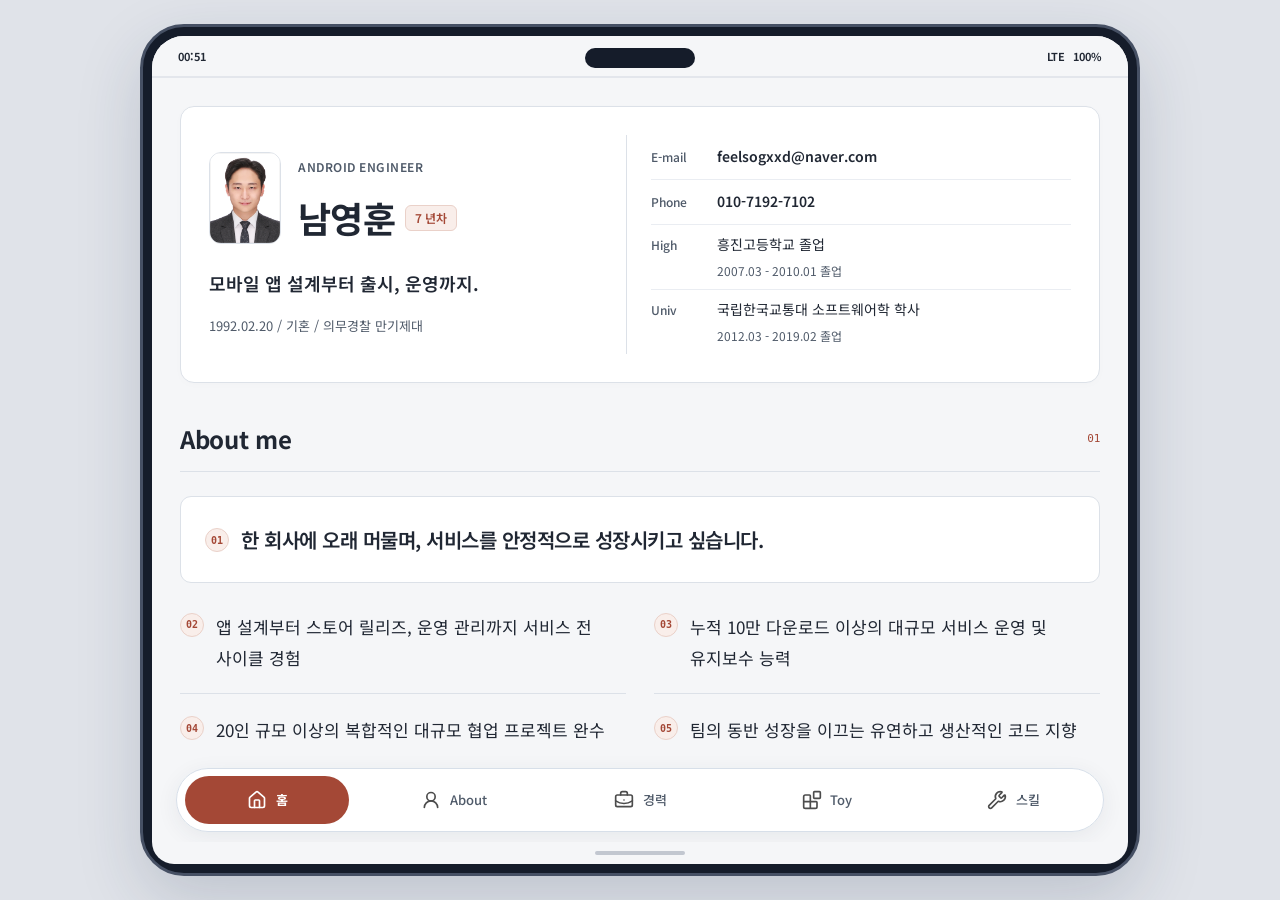
<file: index.html>
<!DOCTYPE html>
<html lang="ko">
<head>
    <meta charset="UTF-8">
    <meta name="viewport" content="width=device-width, initial-scale=1.0">
    <title>남영훈 | Android Engineer Portfolio</title>
    <meta name="description" content="Android 개발자 남영훈의 포트폴리오. 모바일 서비스 개발·운영 경력과 직접 출시한 오늘한끼, NeoFall, PocoPet 프로젝트를 소개합니다.">
    <meta property="og:title" content="남영훈 | Android Engineer Portfolio">
    <meta property="og:description" content="모바일 앱 설계부터 출시, 운영까지. Android 개발자 남영훈의 경력과 개인 프로젝트.">
    <meta property="og:type" content="website">
    <meta property="og:url" content="https://nyhoon.github.io/my-portfolio/">
    <link rel="canonical" href="https://nyhoon.github.io/my-portfolio/">
    <link rel="stylesheet" href="https://fonts.googleapis.com/css2?family=Noto+Sans+KR:wght@400;500;600;700&display=swap">
    <link rel="stylesheet" href="css/portfolio.css?v=20261027-profile">
    <link rel="stylesheet" href="css/readability.css">
</head>
<body class="reading-comfort">
<a class="skip-link" href="#portfolio-top">본문으로 건너뛰기</a>

<main class="phone-frame" aria-label="남영훈 포트폴리오">
    <div class="phone-notch"></div>
    <div class="screen" id="phoneScreen">
        <div class="screen-scroll" id="screenScroll" tabindex="0" role="region" aria-label="포트폴리오 본문">
            <div class="screen-top-chrome">
                <div class="status-bar">
                    <span class="js-status-clock">00:00</span>
                    <div style="display: flex; gap: 8px;">
                        <span aria-hidden="true">LTE</span>
                        <span aria-hidden="true">100%</span>
                    </div>
                </div>
                <div class="scroll-progress" id="scrollProgress" role="progressbar" aria-valuemin="0" aria-valuemax="100" aria-valuenow="0" aria-label="페이지 스크롤 진행">
                    <div class="scroll-progress__fill" id="scrollProgressFill"></div>
                </div>
            </div>

            <div class="container">
                <header id="portfolio-top">
                    <div class="header-top">
                        <div class="name-area"><div class="profile-avatar"><img src="assets/profile.png" width="496" height="638" alt="남영훈 프로필 사진"></div>
                            <div class="header-hero-row">
                                <p class="hero-tagline">ANDROID ENGINEER</p>
                                <div class="status-badge">1992.02.20 / 기혼 / 의무경찰 만기제대</div>
                            </div>
                            <h1 class="hero-name">남영훈 <span class="exp-badge">7&nbsp;년차</span></h1><p class="phone-intro">모바일 앱 설계부터 출시, 운영까지.</p>
                        </div>
                    </div>
<div class="personal-info">
                        <div class="info-item"><b>E-mail</b> <a class="contact-link" href="mailto:feelsogxxd@naver.com">feelsogxxd@naver.com</a></div>
                        <div class="info-item"><b>Phone</b> <a class="contact-link" href="tel:+821071927102">010-7192-7102</a></div>
                        <div class="info-item info-item--edu">
                            <b>High</b>
                            <span>흥진고등학교 졸업</span>
                            <div class="info-item-sub">2007.03 - 2010.01 졸업</div>
                        </div>
                        <div class="info-item info-item--edu">
                            <b>Univ</b>
                            <span>국립한국교통대 소프트웨어학 학사</span>
                            <div class="info-item-sub">2012.03 - 2019.02 졸업</div>
                        </div>
                    </div>
                </header>

                <section id="section-about">
                    <h2>About me</h2>
                    <div class="about-grid">
                        <div class="about-card about-card--featured">
                            <div class="about-icon" aria-hidden="true">01</div>
                            <div class="about-content">한 회사에 오래 머물며, 서비스를 안정적으로 성장시키고 싶습니다.</div>
                        </div>
                        <div class="about-card"><div class="about-icon" aria-hidden="true">02</div><div class="about-content">앱 설계부터 스토어 릴리즈, 운영 관리까지 서비스 전 사이클 경험</div></div>
                        <div class="about-card"><div class="about-icon" aria-hidden="true">03</div><div class="about-content">누적 10만 다운로드 이상의 대규모 서비스 운영 및 유지보수 능력</div></div>
                        <div class="about-card"><div class="about-icon" aria-hidden="true">04</div><div class="about-content">20인 규모 이상의 복합적인 대규모 협업 프로젝트 완수</div></div>
                        <div class="about-card"><div class="about-icon" aria-hidden="true">05</div><div class="about-content">팀의 동반 성장을 이끄는 유연하고 생산적인 코드 지향</div></div>
                        <div class="about-card"><div class="about-icon" aria-hidden="true">06</div><div class="about-content">능동적인 의견 조율로 프로젝트의 방향성을 잡는 커뮤니케이터</div></div>
                    </div>
                </section>

                <section id="section-experience">
                    <h2>Experience</h2>
                    <div class="experience-wrapper">
                        <div class="company-group active">
                            <div class="company-info">
                                <span class="company-name">회사명 : 삼성전자</span>
                                <div class="company-desc">앱 개발 · 프리랜서</div>
                                <div style="font-size: 0.85rem; color: var(--m3-outline); margin-bottom: 16px;">
                                    근무 기간 : 2026.07 ~ 2026.10 (4개월)<br>
                                    계약 형태 : 임시직/프리랜서
                                </div>
                            </div>
                            <div class="project-card">
                                <div class="project-title" role="heading" aria-level="3">프로젝트 : 제조·물류 자동화 앱 개발 및 유지보수
                                    <div class="badge-group"><span class="badge outline">앱 개발 및 유지보수</span><span class="badge outline">물류 자동화</span></div>
                                </div>
                                <div style="font-size: 0.8rem; color: var(--m3-outline); margin: 8px 0;">진행 기간 : 2026.07 ~ 2026.10</div>
                                <p style="font-size: 0.9rem; line-height: 1.5;">역할 : <strong>제조·물류 자동화 앱 개발 및 유지보수를 담당</strong>했습니다. 물류 패킹을 위한 ML Kit OCR 인식과 WebSocket·블루투스 연동, gRPC 통신을 구현했습니다.</p>
                                <div class="tech-tags">
                                    <span class="tech-tag">ML KIT OCR</span><span class="tech-tag">WEBSOCKET</span><span class="tech-tag">BLUETOOTH</span><span class="tech-tag">gRPC</span>
                                </div>
                            </div>
                        </div>

                        <div class="company-group">
                            <div class="company-info">
                                <span class="company-name">회사명 : NHN</span>
                                <div class="company-desc">클라우드와 게임, 올인원 협업툴 Dooray!</div>
                                <div style="font-size: 0.85rem; color: var(--m3-outline); margin-bottom: 16px;">
                                    근무 기간 : 2025.06.12 ~ 2026.06.16<br>
                                    근무 부서 : Dooray! 팀 / 직급 : 선임연구원(프리랜서)<br>
                                    퇴사 사유 : 프로젝트 계약 기간 만료 및 수행 완료 예정
                                </div>
                            </div>
                            <div class="project-card">
                                <div class="project-title" role="heading" aria-level="3">프로젝트 : NHN Dooray! 그룹웨어 앱 고도화
                                    <div class="badge-group"><span class="badge outline">10~20인 협업</span><span class="badge outline">리팩토링</span><span class="badge outline">누적 10만+</span><span class="badge blue">기여도 20%</span></div>
                                </div>
                                <div style="font-size: 0.8rem; color: var(--m3-outline); margin: 8px 0;">진행 기간 : 2025.06 ~ 2026.06 (연장요청으로 4월에서 6월)</div>
                                <p style="font-size: 0.9rem; line-height: 1.5;">역할 : <strong>메일/첨부파일/드라이브 모듈의 MVI 패턴 기반 신규개발을 맡았습니다.</strong> Clean Architecture를 적용하여 뷰와 프레젠터 도메인을 분리함으로써 유지보수 효율을 높였으며, 단일화 규칙을 지키며 코드작성을 하였고 메모리릭 관리를 하였습니다.</p>
                                <div class="tech-tags">
                                    <span class="tech-tag">KOTLIN</span><span class="tech-tag">MVI</span><span class="tech-tag">JUNIT</span><span class="tech-tag">KMP</span><span class="tech-tag">CLEAN ARCHITECTURE</span><span class="tech-tag">CI/CD</span>
                                </div>
                                <div class="btn-wrapper"><a href="https://play.google.com/store/apps/details?id=com.dooray.all" class="link-btn" target="_blank" rel="noopener noreferrer">Google Play ↗</a></div>
                            </div>
                        </div>

                        <div class="company-group">
                            <div class="company-info">
                                <span class="company-name">회사명 : KT DS</span>
                                <div class="company-desc">KT 그룹의 IT 솔루션 구축회사</div>
                                <div style="font-size: 0.85rem; color: var(--m3-outline); margin-bottom: 16px;">
                                    근무 기간 : 2024.07.19 ~ 2025.05.28<br>
                                    근무 부서 : KT안심박스팀 / 직급 : 과장(프리랜서)<br>
                                    퇴사 사유 : 프로젝트 계약 기간 만료
                                </div>
                            </div>
                            <div class="project-card">
                                <div class="project-title" role="heading" aria-level="3">프로젝트 : KT 안심박스 앱 운영 및 QA 추가개발
                                    <div class="badge-group"><span class="badge outline">추가 개발 및 운영</span><span class="badge outline">누적 10만+</span><span class="badge blue">기여도 30%</span></div>
                                </div>
                                <div style="font-size: 0.8rem; color: var(--m3-outline); margin: 8px 0;">진행 기간 : 2024.07 ~ 2025.05</div>
                                <p style="font-size: 0.9rem; line-height: 1.5;">역할 : <strong>안드로이드 접근성 서비스(Accessibility)를 활용한 실시간 단말 제어 로직을 구현</strong>했습니다. BLE 및 위치 기반 API를 최적화하여 백그라운드 구동 안정성을 확보했으며, 대규모 사용자 VOC 분석을 통해 단말 파편화 이슈를 90% 이상 해결하며 서비스 안정성을 높이고 유저이탈을 막았습니다.</p>
                                <div class="tech-tags">
                                    <span class="tech-tag">KOTLIN</span><span class="tech-tag">MVVM</span><span class="tech-tag">BLE</span><span class="tech-tag">WI-FI</span><span class="tech-tag">GPS</span>
                                </div>
                                <div class="btn-wrapper"><a href="https://play.google.com/store/apps/details?id=com.kt.familysafeandroid" class="link-btn" target="_blank" rel="noopener noreferrer">Google Play ↗</a></div>
                            </div>
                        </div>

                        <div class="company-group">
                            <div class="company-info">
                                <span class="company-name">회사명 : 뷰라운드</span>
                                <div class="company-desc">취미와 만남을 연결해주는 골프 매칭 플랫폼</div>
                                <div style="font-size: 0.85rem; color: var(--m3-outline); margin-bottom: 16px;">
                                    근무 기간 : 2023.10.10 ~ 2024.05.13<br>
                                    근무 부서 : 개발팀 / 직급 : 대리(정규직)<br>
                                    퇴사 사유 : <span class="highlight-red">회사의 폐업으로 인한 권고사직</span>
                                </div>
                            </div>
                            <div class="project-card">
                                <div class="project-title" role="heading" aria-level="3">프로젝트 : 골라 (Golla) 앱 신규 개발<div class="badge-group"><span class="badge outline">신규 개발</span><span class="badge blue">기여도 80%</span></div></div>
                                <div style="font-size: 0.8rem; color: var(--m3-outline); margin: 8px 0;">진행 기간 : 2023.12 ~ 2024.03</div>
                                <p style="font-size: 0.9rem; line-height: 1.5;">역할 : <strong>Flutter를 이용한 골프 조인 매칭 플랫폼의 설계 및 개발 전 과정을 전담</strong>했습니다. 회사에 상황에 맞춰 FLUUTER 를 공부하며 도입하여 AOS/iOS 동시 대응 환경을 구축하여 개발 기간을 단축하였으나 회사 사정으로 완성되지 못한 개발입니다.</p>
                                <div class="tech-tags"><span class="tech-tag">FLUTTER</span><span class="tech-tag">DART</span><span class="tech-tag">MVVM</span></div>
                            </div>
                            <div class="project-card">
                                <div class="project-title" role="heading" aria-level="3">프로젝트 : 골프 인도어 키오스크 앱<div class="badge-group"><span class="badge outline">리뉴얼 및 운영</span><span class="badge blue">기여도 30%</span></div></div>
                                <div style="font-size: 0.8rem; color: var(--m3-outline); margin: 8px 0;">진행 기간 : 2023.10 ~ 2024.03</div>
                                <p style="font-size: 0.9rem; line-height: 1.5;">역할 : <strong>TCP/IP 기반 소켓 통신 및 하드웨어 제어 안정성을 개선</strong>했습니다. 태블릿용 앱과 ExoPlayer를 커스텀하여 인도어 연습장 환경에 최적화된 저지연 미디어 재생 시스템을 구축했습니다.</p>
                                <div class="tech-tags"><span class="tech-tag">JAVA</span><span class="tech-tag">MVC</span><span class="tech-tag">TCP/IP</span><span class="tech-tag">EXOPLAYER</span></div>
                            </div>
                        </div>

                        <div class="company-group">
                            <div class="company-info">
                                <span class="company-name">회사명 : 일동제약 후다닥</span>
                                <div class="company-desc">비대면 진료와 건강 관리로 영역을 확장하는 헬스케어회사</div>
                                <div style="font-size: 0.85rem; color: var(--m3-outline); margin-bottom: 16px;">
                                    근무 기간 : 2022.07.11 ~ 2023.07.11<br>
                                    근무 부서 : 개발실 / 직급 : 대리(정규직)<br>
                                    퇴사 사유 : <span class="highlight-red">회사의 폐업으로 인한 권고사직</span>
                                </div>
                            </div>
                            <div class="project-card">
                                <div class="project-title" role="heading" aria-level="3">프로젝트 : 후다닥 케어 (비대면 진료) 앱 운영 및 개발<div class="badge-group"><span class="badge outline">신규 개발 및 운영</span><span class="badge blue">기여도 80%</span></div></div>
                                <div style="font-size: 0.8rem; color: var(--m3-outline); margin: 8px 0;">진행 기간 : 2022.09 ~ 2023.07</div>
                                <p style="font-size: 0.9rem; line-height: 1.5;">역할 : <strong>비대면 진료부터 처방전 팩스전송, 약 배달까지 올인원 네이티브 앱을 구축</strong>했습니다. 실시간 영상 진료 API 연동부터 복잡한 결제/처방전 프로세스를 아키텍처 중심으로 설계했습니다. 특히 <strong>FCM을 통한 맞춤형 푸시 알림과 특정 진료 예약/결제 화면으로 연결되는 랜딩 페이지 로직을 구현</strong>하여 서비스 접근성을 높였으며, GA로 기종별 오류를 분석해 안정성을 확보했습니다.</p>
                                <div class="tech-tags"><span class="tech-tag">KOTLIN</span><span class="tech-tag">FCM</span><span class="tech-tag">DEEP LINK</span><span class="tech-tag">HILT</span><span class="tech-tag">GOOGLE ANALYTICS</span></div>
                                <div class="btn-wrapper"><a href="https://play.google.com/store/apps/details?id=com.whodadoc.td" class="link-btn" target="_blank" rel="noopener noreferrer">Google Play ↗</a></div>
                            </div>
                            <div class="project-card">
                                <div class="project-title" role="heading" aria-level="3">프로젝트 : 후다닥 건강 운영 및 개발<div class="badge-group"><span class="badge outline">리뉴얼 및 운영</span><span class="badge outline">누적 10만+</span><span class="badge blue">기여도 80%</span></div></div>
                                <div style="font-size: 0.8rem; color: var(--m3-outline); margin: 8px 0;">진행 기간 : 2022.07 ~ 2023.07</div>
                                <p style="font-size: 0.9rem; line-height: 1.5;">역할 : <strong>레거시 Java 코드베이스를 Kotlin으로 전환</strong>했습니다. 하이브리드 앱 환경에서 JavaScript Interface 최적화를 통해 웹-네이티브 간 통신 성능을 개선했습니다. <strong>Firebase 푸시 시스템을 고도화하여 최신 건강 콘텐츠 및 이벤트로 자동 랜딩되는 구조를 설계</strong>했으며, GA 연동으로 기종별 크래시 로그를 실시간 모니터링하여 대응했습니다.</p>
                                <div class="tech-tags"><span class="tech-tag">JAVA</span><span class="tech-tag">KOTLIN</span><span class="tech-tag">FCM</span><span class="tech-tag">DEEP LINK</span><span class="tech-tag">GOOGLE ANALYTICS</span></div>
                                <div class="btn-wrapper"><a href="https://play.google.com/store/apps/details?id=com.idop.whodadoc.mc" class="link-btn" target="_blank" rel="noopener noreferrer">Google Play ↗</a></div>
                            </div>
                        </div>

                        <div class="company-group">
                            <div class="company-info">
                                <span class="company-name">회사명 : 오비이랩</span>
                                <div class="company-desc">뇌 영상 기술로 의료 진단 메디컬 테크 스타트업</div>
                                <div style="font-size: 0.85rem; color: var(--m3-outline); margin-bottom: 16px;">
                                    근무 기간 : 2022.02.07 ~ 2022.07.08<br>
                                    근무 부서 : SW팀 / 직급 : 사원(정규직)<br>
                                    퇴사 사유 : 커리어 확장을 위한 이직
                                </div>
                            </div>
                            <div class="project-card">
                                <div class="project-title" role="heading" aria-level="3">프로젝트 : PBM (정부과제) - 우울증 분석 정보 제공 앱<div class="badge-group"><span class="badge outline">신규 개발</span><span class="badge blue">기여도 70%</span></div></div>
                                <div style="font-size: 0.8rem; color: var(--m3-outline); margin: 8px 0;">진행 기간 : 2022.05 ~ 2022.07</div>
                                <p style="font-size: 0.9rem; line-height: 1.5;">역할 : <strong>BLE 실시간 통신을 통한 뇌 활성도 측정 앱을 신규 개발</strong>했습니다. NDK를 통해 전송되는 대용량 데이터를 받아 차트화 하는 기능을 구현했습니다.</p>
                                <div class="tech-tags"><span class="tech-tag">KOTLIN</span><span class="tech-tag">MVVM</span><span class="tech-tag">BLE</span><span class="tech-tag">NDK</span></div>
                            </div>
                            <div class="project-card">
                                <div class="project-title" role="heading" aria-level="3">프로젝트 : 웅진 KIDS - 영유아 뇌 발달 활성도 측정 및 시각화 앱<div class="badge-group"><span class="badge outline">추가 개발 및 운영</span><span class="badge blue">기여도 20%</span></div></div>
                                <div style="font-size: 0.8rem; color: var(--m3-outline); margin: 8px 0;">진행 기간 : 2022.02 ~ 2022.05</div>
                                <p style="font-size: 0.9rem; line-height: 1.5;">역할 : <strong>NIRS(근적외선 분광분석기)를 활용한 영유아 전용 뇌 활성도 측정 인터페이스를 개발</strong>했습니다. 측정된 데이터를 부모나 전문가가 이해하기 쉬운 놀이와 그래프와 캐릭터 애니메이션으로 실시간 렌더링하는 기능을 구현했습니다.</p>
                                <div class="tech-tags"><span class="tech-tag">KOTLIN</span><span class="tech-tag">MVVM</span><span class="tech-tag">BLE</span><span class="tech-tag">NDK</span></div>
                            </div>
                        </div>

                        <div class="company-group">
                            <div class="company-info">
                                <span class="company-name">회사명 : 유니메오</span>
                                <div class="company-desc">간병 서비스의 질을 높이고 시니어 돌봄 생태계를 주도하는 회사</div>
                                <div style="font-size: 0.85rem; color: var(--m3-outline); margin-bottom: 16px;">
                                    근무 기간 : 2020.07.13 ~ 2021.12.08<br>
                                    근무 부서 : 기술사업팀 / 직급 : 사원(정규직)<br>
                                    퇴사 사유 : 직업의 방향성에 대한 고민으로 퇴사
                                </div>
                            </div>
                            <div class="project-card">
                                <div class="project-title" role="heading" aria-level="3">프로젝트 : 좋은케어 (상담 & 간병 매칭 앱)<div class="badge-group"><span class="badge outline">리팩토링 및 추가개발 / 운영</span><span class="badge outline">누적 10만+</span><span class="badge blue">기여도 80%</span></div></div>
                                <div style="font-size: 0.8rem; color: var(--m3-outline); margin: 8px 0;">진행 기간 : 2020.08 ~ 2021.12</div>
                                <p style="font-size: 0.9rem; line-height: 1.5;">역할 : <strong>통합 케어 서비스를 위한 환자-간병인 매칭 및 상담 시스템을 구축</strong>했습니다. WebRTC 기반의 1:1 비대면 영상 상담 기능을 개발하고, Naver Map API를 활용한 위치 기반 매칭 시스템을 구현했습니다. 특히 <strong>FCM을 활용한 앱 푸시 시스템을 구축하여, 알림 클릭 시 특정 콘텐츠나 상담 화면으로 즉시 연결되는 랜딩 페이지 이동 로직을 구현</strong>했습니다.</p>
                                <div class="tech-tags"><span class="tech-tag">JAVA</span><span class="tech-tag">MVC</span><span class="tech-tag">WEBRTC</span><span class="tech-tag">FCM</span><span class="tech-tag">DEEP LINK</span><span class="tech-tag">NAVER API</span><span class="tech-tag">AAC</span><span class="tech-tag">GOOGLE ANALYTICS</span></div>
                                <div class="btn-wrapper"><a href="https://play.google.com/store/apps/details?id=com.unimewo.careclient" class="link-btn" target="_blank" rel="noopener noreferrer">Google Play ↗</a></div>
                            </div>
                            <div class="project-card">
                                <div class="project-title" role="heading" aria-level="3">프로젝트 : 좋은간병인 일자리 찾기 (간병사 전용)<div class="badge-group"><span class="badge outline">유지보수 및 추가 개발 / 운영</span><span class="badge blue">기여도 70%</span></div></div>
                                <div style="font-size: 0.8rem; color: var(--m3-outline); margin: 8px 0;">진행 기간 : 2020.08 ~ 2021.12</div>
                                <p style="font-size: 0.9rem; line-height: 1.5;">역할 : <strong>간병사들이 실시간으로 일자리 공고를 확인하고 지원할 수 있는 전용 애플리케이션을 개발</strong>했습니다. <strong>Firebase 푸시 알림을 통해 맞춤형 일자리 정보를 실시간으로 제공하고, 앱 내 상세 공고 페이지로의 자동 랜딩 구조를 설계</strong>하여 지원율을 높였습니다. AAC를 적용하여 데이터 일관성을 유지하고 안정적인 UI 환경을 구현했습니다.</p>
                                <div class="tech-tags"><span class="tech-tag">JAVA</span><span class="tech-tag">MVC</span><span class="tech-tag">AAC</span><span class="tech-tag">FCM</span><span class="tech-tag">FIREBASE</span><span class="tech-tag">GOOGLE ANALYTICS</span></div>
                                <div class="btn-wrapper"><a href="https://play.google.com/store/apps/details?id=com.unimewo.careemployee" class="link-btn" target="_blank" rel="noopener noreferrer">Google Play ↗</a></div>
                            </div>
                        </div>

                        <div class="company-group">
                            <div class="company-info">
                                <span class="company-name">회사명 : 2DM</span>
                                <div class="company-desc">하드웨어와 소프트웨어를 융합해 무인 자동화와 QR스마트 오더</div>
                                <div style="font-size: 0.85rem; color: var(--m3-outline); margin-bottom: 16px;">
                                    근무 기간 : 2019.12.11 ~ 2020.06.29<br>
                                    근무 부서 : 개발팀 / 직급 : 사원(정규직)<br>
                                    퇴사 사유 : <span class="highlight-red">회사의 폐업으로 인한 권고사직</span>
                                </div>
                            </div>
                            <div class="project-card">
                                <div class="project-title" role="heading" aria-level="3">프로젝트 : 고기자판기 애플리케이션<div class="badge-group"><span class="badge outline">유지보수 및 추가 개발</span><span class="badge blue">기여도 60%</span></div></div>
                                <div style="font-size: 0.8rem; color: var(--m3-outline); margin: 8px 0;">진행 기간 : 2019.12 ~ 2020.02</div>
                                <p style="font-size: 0.9rem; line-height: 1.5;">역할 : <strong>Serial Port 통신을 이용한 고기 자판기 하드웨어 제어 시스템을 고도화</strong>했습니다. 사용자가 선택한 상품이 정확히 토출되도록 통신 로직을 안정화했으며, Firebase를 연동하여 실시간 재고 상태 및 장비 현황을 관리할 수 있는 환경을 구축했습니다.</p>
                                <div class="tech-tags"><span class="tech-tag">JAVA</span><span class="tech-tag">MVC</span><span class="tech-tag">SERIAL COMMUNICATION</span><span class="tech-tag">FIREBASE</span></div>
                            </div>
                            <div class="project-card">
                                <div class="project-title" role="heading" aria-level="3">프로젝트 : 스마트오더 애플리케이션 (QR 결제 및 선 주문)<div class="badge-group"><span class="badge outline">유지보수 및 추가 개발 / 운영</span><span class="badge blue">기여도 40%</span></div></div>
                                <div style="font-size: 0.8rem; color: var(--m3-outline); margin: 8px 0;">진행 기간 : 2020.01 ~ 2020.03</div>
                                <p style="font-size: 0.9rem; line-height: 1.5;">역할 : <strong>QR 코드 인식 기반의 결제 시스템과 픽업 선 주문 로직을 개발</strong>했습니다. 오프라인 매장의 효율적인 주문 처리를 위해 Firebase Realtime Database를 활용한 주문 접수 및 알림 시스템을 구현하여 비대면 주문 환경을 최적화했습니다.</p>
                                <div class="tech-tags"><span class="tech-tag">JAVA</span><span class="tech-tag">MVC</span><span class="tech-tag">QR CODE</span><span class="tech-tag">FIREBASE</span></div>
                            </div>
                            <div class="project-card">
                                <div class="project-title" role="heading" aria-level="3">프로젝트 : 푸드 키오스크 (S방송사 XX식당 - 대전 청년구단)<div class="badge-group"><span class="badge outline">리뉴얼 및 리팩토링</span><span class="badge blue">기여도 40%</span></div></div>
                                <div style="font-size: 0.8rem; color: var(--m3-outline); margin: 8px 0;">진행 기간 : 2020.03 ~ 2020.06</div>
                                <p style="font-size: 0.9rem; line-height: 1.5;">역할 : <strong>방송 협찬용 커스터마이징 키오스크의 UI 리뉴얼 및 앱 리팩토링을</strong>했습니다. 다국어 지원을 위한 UI 확장 구조를 설계하고, 주문 시스템의 로직을 정리하여 유지보수성을 높였습니다.</p>
                                <div class="tech-tags"><span class="tech-tag">JAVA</span><span class="tech-tag">MVC</span><span class="tech-tag">FIREBASE</span></div>
                            </div>
                        </div>
                    </div>
                </section>

<section id="section-toy">
                    <h2>Toy projects</h2><div class="toy-entry"><a class="phone-release" href="#project-today-hankki">새로 출시한 오늘한끼 보기 ↗</a><div class="phone-launches"><a href="#project-today-hankki"><img src="assets/today-hankki-home.webp" width="1080" height="2400" alt=""><span>오늘한끼<br>재료·소비기한 관리 ↗</span></a><a href="#project-neofall"><img src="assets/neofall-icon.webp" width="512" height="512" alt=""><span>NeoFall<br>무한 낙하 아케이드 ↗</span></a></div></div>
                    <div class="toy-grid">
                        <article class="project-card toy-card--featured hankki-feature" id="project-today-hankki" aria-labelledby="hankki-title">
                            <div class="hankki-copy">
                                <p class="eyebrow">ANDROID · 2026.10 / iOS · 2026.11</p>
                                <h3 id="hankki-title">오늘한끼<span>사둔 재료를 챙기는 일부터,<br>오늘의 메뉴를 찾는 일까지.</span></h3>
                                <p>식재료와 소비기한을 관리하고, 보유 재료로 만들 요리를 찾는 모바일 앱입니다. 재료 등록 → 레시피 확인 → 장보기 → 요리 후 재고 정리를 하나의 흐름으로 연결했습니다.</p>
                                <div class="badge-group"><span class="badge blue">Google Play · App Store 출시</span><span class="badge outline">1인 기획·개발·운영</span></div>
                                <ul class="toy-role-list">
                                    <li><strong>재료 등록</strong> — 영수증 OCR과 포장 날짜 인식, 사용자 확인 후 저장</li>
                                    <li><strong>재고 관리</strong> — 냉장·냉동·실온 보관, 표시 날짜와 남은 상태 관리</li>
                                    <li><strong>레시피 연결</strong> — 보유 재료 매칭, 부족한 재료 장보기, 요리 후 재고 반영</li>
                                    <li><strong>출시·운영</strong> — 인증, 푸시 알림, 운영 DB, Android·iOS 배포와 스토어 운영</li>
                                </ul>
                                <div class="tech-tags"><span class="tech-tag">Flutter / Dart</span><span class="tech-tag">Supabase</span><span class="tech-tag">ONNX OCR</span><span class="tech-tag">ML Kit / Apple Vision</span><span class="tech-tag">Firebase</span></div>
                                <div class="btn-wrapper"><a class="link-btn" href="https://play.google.com/store/apps/details?id=dev.neuralagent.todayhankki" target="_blank" rel="noopener noreferrer">Google Play에서 보기 <span aria-hidden="true">↗</span></a><a class="link-btn" href="https://apps.apple.com/kr/app/id6828321515" target="_blank" rel="noopener noreferrer">App Store에서 보기 <span aria-hidden="true">↗</span></a><a class="text-link" href="https://nyhoon.github.io/today-hankki-site/" target="_blank" rel="noopener noreferrer">서비스 소개 <span aria-hidden="true">↗</span></a></div>
                            </div>
                            <div class="hankki-visual">
                                <p class="visual-label">TODAY HANKKI / 실제 앱 화면</p>
                                <div class="app-screens"><img src="assets/today-hankki-home.webp" width="1080" height="2400" alt="오늘한끼 홈: 보관 재료와 기한 임박 재료를 확인하는 화면" loading="lazy"><img src="assets/today-hankki-inventory.webp" width="1080" height="2400" alt="오늘한끼 재료 보관함: 두부, 애호박, 달걀의 보관 위치와 소비기한을 확인하는 화면" loading="lazy"></div>
                                <p class="visual-caption">보관 중인 재료와 표시 기한을 한눈에.</p>
                            </div>
                        </article>

                                                <div class="project-card toy-card--featured neo-feature" id="project-neofall">
                            <div class="project-title" role="heading" aria-level="3">
                                NEOFALL — INFINITE FALL
                                <div class="badge-group">
                                    <span class="badge blue">1인 기획·개발·운영</span>
                                    <span class="badge outline">+1000 Downloads</span>
                                    <span class="badge outline">Google Play 출시</span>
                                </div>
                            </div>

                            <div style="font-size: 0.8rem; color: var(--m3-outline); margin: 8px 0;">
                                2026.06 ~ 운영
                            </div>

                            <div style="font-size: 0.78rem; font-weight: 700; letter-spacing: 0.04em; color: var(--m3-primary); margin: 0 0 10px;">
                                1K+ DOWNLOADS · GOOGLE PLAY · LIVE
                            </div>

<div class="neo-media"><figure class="neo-promo"><img src="assets/neofall-promo.webp" width="1488" height="720" alt="NeoFall 공식 프로모션 이미지: 네온 플랫폼 사이로 낙하하는 캐릭터" loading="lazy"><figcaption>프로모션 이미지</figcaption></figure><div class="neo-gameplay"><img src="assets/neofall-play-1.webp" width="828" height="1800" alt="NeoFall 실제 플레이: 유성 캐릭터와 플랫폼" loading="lazy"><img src="assets/neofall-play-2.webp" width="828" height="1800" alt="NeoFall 실제 플레이: 충돌하는 플랫폼" loading="lazy"><img src="assets/neofall-play-3.webp" width="828" height="1800" alt="NeoFall 실제 플레이: 터치로 이동하는 캐릭터" loading="lazy"></div></div>                            <p style="font-size: 0.9rem; line-height: 1.55; margin: 0;">
                                <strong>네온 세계를 끝없이 낙하하며 생존하는 아케이드 게임</strong>입니다.
                                터치 또는 자이로 센서로 캐릭터를 조작하고,
                                다양한 플랫폼과 장애물을 피하며 최대 낙하 깊이와 점수를 경쟁합니다.
                            </p>

                            <p style="font-size: 0.84rem; line-height: 1.5; margin: 10px 0 0; color: var(--m3-on-surface-variant);">
                                게스트 플레이부터 SNS 로그인, 글로벌 온라인 랭킹,
                                UI/UX 커스터마이징, 아이템, 광고 및 인앱결제까지
                                실제 서비스에 필요한 기능을 직접 구현하고 운영했습니다.
                            </p>

                            <ul class="toy-role-list">
                                <li>
                                    <strong>게임 시스템</strong> —
                                    무한 낙하 구조, 플랫폼·장애물 패턴,
                                    아이템·버프 및 난이도 상승 시스템 구현
                                </li>
                                <li>
                                    <strong>입력 & 물리</strong> —
                                    터치 / 자이로 기반 이동,
                                    충돌 및 낙하 물리 처리와 게임 플레이 튜닝
                                </li>
                                <li>
                                    <strong>모바일 최적화</strong> —
                                    다양한 기기 및 고주사율 환경을 고려한
                                    프레임 페이싱·게임 성능 최적화
                                </li>
                            </ul>

                            <div class="tech-tags">
                                <span class="tech-tag">FLUTTER</span>
                                <span class="tech-tag">GYROSCOPE</span>
                                <span class="tech-tag">PHYSICS</span>
                                <span class="tech-tag">FIREBASE</span>
                                <span class="tech-tag">SUPABASE</span>
                                <span class="tech-tag">GOOGLE CLOUD</span>
                                <span class="tech-tag">GOOGLE PLAY</span>
                            </div>

                            <div class="btn-wrapper">
                                <a href="https://play.google.com/store/apps/details?id=com.neuralagent.neofall"
                                   class="link-btn"
                                   target="_blank"
                                   rel="noopener noreferrer">
                                    Google Play ↗
                                </a>
                            </div>
                        </div>
                        <div class="project-card toy-card--featured">
                            <div class="project-title" role="heading" aria-level="3">PocoPet — 오버레이 힐링 비서 펫
                                <div class="badge-group">
                                    <span class="badge blue">1인 기획·개발</span>
                                    <span class="badge outline">AI 대화</span>
                                    <span class="badge outline">GEMINI API</span>
                                </div>
                            </div>
                            <div style="font-size: 0.8rem; color: var(--m3-outline); margin: 8px 0;">2026.06 개발 · 현재 미운영</div>
                            <p style="font-size: 0.9rem; line-height: 1.55; margin: 0;">
                                다른 앱 위에 떠 있는 <strong>오버레이 펫</strong>과 대화·돌봄(밥·놀이 등)을 하는 Android 앱을 개발했습니다.
                                채팅으로 <strong>날씨·잡담·앱/설정 열기·예약 알림</strong>까지 받을 수 있습니다.
                                서비스 기획·Kotlin 네이티브 구현·Play Store 운영을 <strong>1인</strong>이 맡았습니다.
                            </p>
                            <p style="font-size: 0.84rem; line-height: 1.5; margin: 10px 0 0; color: var(--m3-on-surface-variant);">
                                메인은 홈·펫 상태·대화기록·설정 4탭, 펫 10종 뽑기·일일 미션, Supabase·SNS(카카오·네이버·구글) 로그인 선택 지원.
                            </p>
                            <ul class="toy-role-list">
                                <li><strong>1인 전 과정</strong> — 제품·대화·권한 정책, Compose· 포그라운드 서비스 오버레이, 스토어·개인정보·배포</li>
                                <li><strong>AI 활용</strong> — Gemini 펫 톤 대화·프롬프트 설계, 날씨·걸음 등은 로컬 우선·나머지는 AI·폴백 라우팅</li>
                                <li><strong>AI·기기 제어</strong> — 말로 앱·설정 실행·시각 예약 알림, 애매한 말은 LLM 의도 해석 후 기기 액션으로 연결</li>
                            </ul>
                            <div class="tech-tags">
                                <span class="tech-tag">KOTLIN</span><span class="tech-tag">COMPOSE</span>
                                <span class="tech-tag">GEMINI API</span><span class="tech-tag">OVERLAY</span>
                            </div>
                        </div>
                        <div class="project-card">
                            <div class="project-title" role="heading" aria-level="3">주식 자동매매 앱 <span class="badge outline">Fin-Tech</span></div>
                            <div style="font-size: 0.8rem; color: var(--m3-outline); margin: 4px 0;">한국투자증권 Open API 연동</div>
                            <p style="font-size: 0.85rem;">AI 추천 종목을 추적하고 24시간 백그라운드로 시장을 감시하는 개인 비서 안드로이드 앱</p>
                            <div class="tech-tags"><span class="tech-tag">PYTHON</span><span class="tech-tag">KOTLIN</span></div>
                        </div>
                        <div class="project-card">
                            <div class="project-title" role="heading" aria-level="3">바람의나라 클래식 매크로 <span class="badge outline">Automation</span></div>
                            <div style="font-size: 0.8rem; color: var(--m3-outline); margin: 4px 0;">OpenCV / OCR 인식 활용</div>
                            <p style="font-size: 0.85rem;">반복적인 퀘스트와 스킬 사용을 자동화하며 효율을 높인 비영리 개인 프로젝트</p>
                            <div class="tech-tags"><span class="tech-tag">PYTHON</span><span class="tech-tag">OPENCV</span><span class="tech-tag">OCR</span></div>
                        </div>
                        <div class="project-card">
                            <div class="project-title" role="heading" aria-level="3">장학재단 웹 구축 <span class="badge outline">Web</span></div>
                            <div style="font-size: 0.8rem; color: var(--m3-outline); margin: 4px 0;">PHP / Cafe24 호스팅</div>
                            <p style="font-size: 0.85rem;">재단 정보를 효과적으로 전달하고 관리할 수 있는 공식 웹사이트를 제작</p>
                            <div class="tech-tags"><span class="tech-tag">PHP</span><span class="tech-tag">HTML</span><span class="tech-tag">CSS</span><span class="tech-tag">MYSQL</span></div>
                        </div>
                        <div class="project-card">
                            <div class="project-title" role="heading" aria-level="3">코인 자동매매 프로그램<span class="badge outline">Fin-Tech</span></div>
                            <div style="font-size: 0.8rem; color: var(--m3-outline); margin: 4px 0;">TradingView / Bybit / Google Cloud / Telegram Bot API 연동</div>
                            <p style="font-size: 0.85rem;">실시간으로 코인을 분석하여 웹훅을 통해 자동매매 및 봇 자동 알림, 텔레그램으로 서버와 봇 및 제어 프로그램</p>
                            <div class="tech-tags"><span class="tech-tag">PYTHON</span><span class="tech-tag">WEBHOOK</span><span class="tech-tag">TELEGRAM BOT</span></div>
                        </div>
                    </div>
                </section>
                <section id="section-skills">
                    <h2>Skills & Tools</h2>
                    <div class="skills-container">
                        <div class="skill-box"><b>Languages</b>Kotlin, Java, Python, Dart, PHP</div>
                        <div class="skill-box"><b>Architecture</b>MVI, MVVM, Clean, Multi-Module</div>
                        <div class="skill-box"><b>Tech Stack</b>Compose, Jetpack, Hilt, Coroutine, BLE, WebRTC</div>
                        <div class="skill-box"><b>Tools</b>Git, Android Studio, Figma, Postman</div>
                    </div>
                </section>

                <footer class="portfolio-footer">
                    © 2026 Nam Young-hoon. Android Engineer Portfolio.
                </footer>
            </div>
        </div>
        <nav class="bottom-nav" id="bottomNav" aria-label="섹션 이동">
            <a class="bottom-nav__btn is-active" data-section="portfolio-top" href="#portfolio-top" aria-current="location">
                <span class="bottom-nav__icon" aria-hidden="true"><img src="assets/icons/house.svg" alt="" width="21" height="21"></span>
                <span class="bottom-nav__label">홈</span>
            </a>
            <a class="bottom-nav__btn" data-section="section-about" href="#section-about">
                <span class="bottom-nav__icon" aria-hidden="true"><img src="assets/icons/user-round.svg" alt="" width="21" height="21"></span>
                <span class="bottom-nav__label">About</span>
            </a>
            <a class="bottom-nav__btn" data-section="section-experience" href="#section-experience">
                <span class="bottom-nav__icon" aria-hidden="true"><img src="assets/icons/briefcase-business.svg" alt="" width="21" height="21"></span>
                <span class="bottom-nav__label">경력</span>
            </a>
            <a class="bottom-nav__btn" data-section="section-toy" href="#section-toy">
                <span class="bottom-nav__icon" aria-hidden="true"><img src="assets/icons/blocks.svg" alt="" width="21" height="21"></span>
                <span class="bottom-nav__label">Toy</span>
            </a>
            <a class="bottom-nav__btn" data-section="section-skills" href="#section-skills">
                <span class="bottom-nav__icon" aria-hidden="true"><img src="assets/icons/wrench.svg" alt="" width="21" height="21"></span>
                <span class="bottom-nav__label">스킬</span>
            </a>
        </nav>

    </div>

    <div class="screen-bottom-bezel" aria-hidden="true">
        <div class="nav-handle"></div>
    </div>
</main>

    <script src="js/portfolio.js" defer></script>
</body>
</html>
</file>
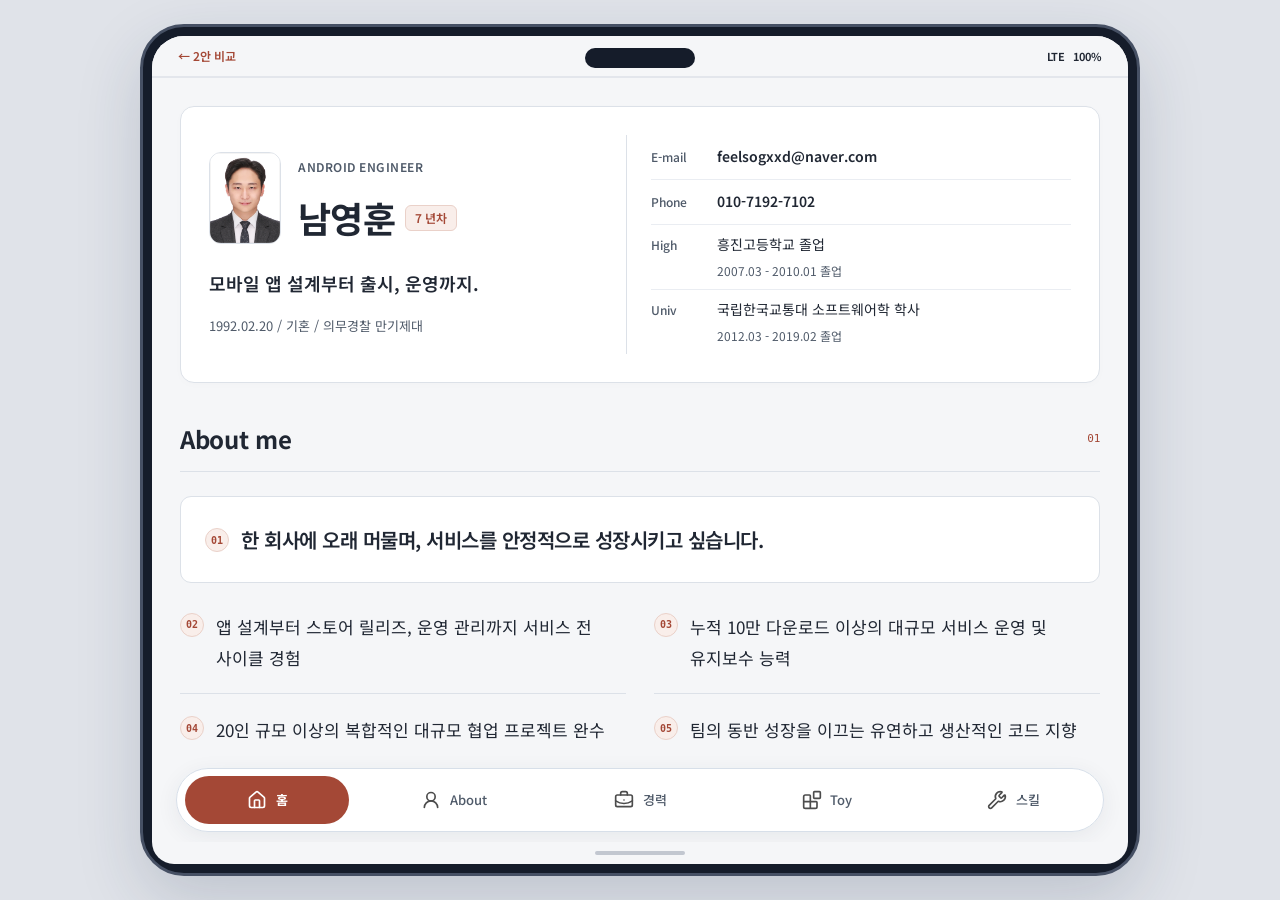
<file: design-previews/2026-10-27-typography/t2.html>
<!DOCTYPE html>
<html lang="ko">
<head>
    <meta charset="UTF-8">
    <meta name="viewport" content="width=device-width, initial-scale=1.0">
    <title>2안 · Noto Sans KR 편안형 · 남영훈 포트폴리오</title>
    <meta name="robots" content="noindex,nofollow">
    <meta name="description" content="Android 개발자 남영훈의 포트폴리오. 모바일 서비스 개발·운영 경력과 직접 출시한 오늘한끼, NeoFall, PocoPet 프로젝트를 소개합니다.">
    <meta property="og:title" content="남영훈 | Android Engineer Portfolio">
    <meta property="og:description" content="모바일 앱 설계부터 출시, 운영까지. Android 개발자 남영훈의 경력과 개인 프로젝트.">
    <meta property="og:type" content="website">
    <meta property="og:url" content="https://nyhoon.github.io/my-portfolio/">
    <link rel="canonical" href="https://nyhoon.github.io/my-portfolio/">
    <link rel="stylesheet" href="https://fonts.googleapis.com/css2?family=Noto+Sans+KR:wght@400;500;600;700&display=swap">
    <link rel="stylesheet" href="base.css">
    <link rel="stylesheet" href="typography.css">
</head>
<body class="t2">
<a class="skip-link" href="#portfolio-top">본문으로 건너뛰기</a>

<main class="phone-frame" aria-label="남영훈 포트폴리오">
    <div class="phone-notch"></div>
    <div class="screen" id="phoneScreen">
        <div class="screen-scroll" id="screenScroll" tabindex="0" role="region" aria-label="포트폴리오 본문">
            <div class="screen-top-chrome">
                <div class="status-bar">
                    <a href="index.html" class="variant-back">← 2안 비교</a>
                    <div style="display: flex; gap: 8px;">
                        <span aria-hidden="true">LTE</span>
                        <span aria-hidden="true">100%</span>
                    </div>
                </div>
                <div class="scroll-progress" id="scrollProgress" role="progressbar" aria-valuemin="0" aria-valuemax="100" aria-valuenow="0" aria-label="페이지 스크롤 진행">
                    <div class="scroll-progress__fill" id="scrollProgressFill"></div>
                </div>
            </div>

            <div class="container">
                <header id="portfolio-top">
                    <div class="header-top">
                        <div class="name-area"><div class="profile-avatar"><img src="../../assets/profile.png" width="496" height="638" alt="남영훈 프로필 사진"></div>
                            <div class="header-hero-row">
                                <p class="hero-tagline">ANDROID ENGINEER</p>
                                <div class="status-badge">1992.02.20 / 기혼 / 의무경찰 만기제대</div>
                            </div>
                            <h1 class="hero-name">남영훈 <span class="exp-badge">7&nbsp;년차</span></h1><p class="phone-intro">모바일 앱 설계부터 출시, 운영까지.</p>
                        </div>
                    </div>
<div class="personal-info">
                        <div class="info-item"><b>E-mail</b> <a class="contact-link" href="mailto:feelsogxxd@naver.com">feelsogxxd@naver.com</a></div>
                        <div class="info-item"><b>Phone</b> <a class="contact-link" href="tel:+821071927102">010-7192-7102</a></div>
                        <div class="info-item info-item--edu">
                            <b>High</b>
                            <span>흥진고등학교 졸업</span>
                            <div class="info-item-sub">2007.03 - 2010.01 졸업</div>
                        </div>
                        <div class="info-item info-item--edu">
                            <b>Univ</b>
                            <span>국립한국교통대 소프트웨어학 학사</span>
                            <div class="info-item-sub">2012.03 - 2019.02 졸업</div>
                        </div>
                    </div>
                </header>

                <section id="section-about">
                    <h2>About me</h2>
                    <div class="about-grid">
                        <div class="about-card about-card--featured">
                            <div class="about-icon" aria-hidden="true">01</div>
                            <div class="about-content">한 회사에 오래 머물며, 서비스를 안정적으로 성장시키고 싶습니다.</div>
                        </div>
                        <div class="about-card"><div class="about-icon" aria-hidden="true">02</div><div class="about-content">앱 설계부터 스토어 릴리즈, 운영 관리까지 서비스 전 사이클 경험</div></div>
                        <div class="about-card"><div class="about-icon" aria-hidden="true">03</div><div class="about-content">누적 10만 다운로드 이상의 대규모 서비스 운영 및 유지보수 능력</div></div>
                        <div class="about-card"><div class="about-icon" aria-hidden="true">04</div><div class="about-content">20인 규모 이상의 복합적인 대규모 협업 프로젝트 완수</div></div>
                        <div class="about-card"><div class="about-icon" aria-hidden="true">05</div><div class="about-content">팀의 동반 성장을 이끄는 유연하고 생산적인 코드 지향</div></div>
                        <div class="about-card"><div class="about-icon" aria-hidden="true">06</div><div class="about-content">능동적인 의견 조율로 프로젝트의 방향성을 잡는 커뮤니케이터</div></div>
                    </div>
                </section>

                <section id="section-experience">
                    <h2>Experience</h2>
                    <div class="experience-wrapper">
                        <div class="company-group active">
                            <div class="company-info">
                                <span class="company-name">회사명 : 삼성전자</span>
                                <div class="company-desc">앱 개발 · 프리랜서</div>
                                <div style="font-size: 0.85rem; color: var(--m3-outline); margin-bottom: 16px;">
                                    근무 기간 : 2026.07 ~ 2026.10 (4개월)<br>
                                    계약 형태 : 임시직/프리랜서
                                </div>
                            </div>
                            <div class="project-card">
                                <div class="project-title" role="heading" aria-level="3">프로젝트 : 제조·물류 자동화 앱 개발 및 유지보수
                                    <div class="badge-group"><span class="badge outline">앱 개발 및 유지보수</span><span class="badge outline">물류 자동화</span></div>
                                </div>
                                <div style="font-size: 0.8rem; color: var(--m3-outline); margin: 8px 0;">진행 기간 : 2026.07 ~ 2026.10</div>
                                <p style="font-size: 0.9rem; line-height: 1.5;">역할 : <strong>제조·물류 자동화 앱 개발 및 유지보수를 담당</strong>했습니다. 물류 패킹을 위한 ML Kit OCR 인식과 WebSocket·블루투스 연동, gRPC 통신을 구현했습니다.</p>
                                <div class="tech-tags">
                                    <span class="tech-tag">ML KIT OCR</span><span class="tech-tag">WEBSOCKET</span><span class="tech-tag">BLUETOOTH</span><span class="tech-tag">gRPC</span>
                                </div>
                            </div>
                        </div>

                        <div class="company-group">
                            <div class="company-info">
                                <span class="company-name">회사명 : NHN</span>
                                <div class="company-desc">클라우드와 게임, 올인원 협업툴 Dooray!</div>
                                <div style="font-size: 0.85rem; color: var(--m3-outline); margin-bottom: 16px;">
                                    근무 기간 : 2025.06.12 ~ 2026.06.16<br>
                                    근무 부서 : Dooray! 팀 / 직급 : 선임연구원(프리랜서)<br>
                                    퇴사 사유 : 프로젝트 계약 기간 만료 및 수행 완료 예정
                                </div>
                            </div>
                            <div class="project-card">
                                <div class="project-title" role="heading" aria-level="3">프로젝트 : NHN Dooray! 그룹웨어 앱 고도화
                                    <div class="badge-group"><span class="badge outline">10~20인 협업</span><span class="badge outline">리팩토링</span><span class="badge outline">누적 10만+</span><span class="badge blue">기여도 20%</span></div>
                                </div>
                                <div style="font-size: 0.8rem; color: var(--m3-outline); margin: 8px 0;">진행 기간 : 2025.06 ~ 2026.06 (연장요청으로 4월에서 6월)</div>
                                <p style="font-size: 0.9rem; line-height: 1.5;">역할 : <strong>메일/첨부파일/드라이브 모듈의 MVI 패턴 기반 신규개발을 맡았습니다.</strong> Clean Architecture를 적용하여 뷰와 프레젠터 도메인을 분리함으로써 유지보수 효율을 높였으며, 단일화 규칙을 지키며 코드작성을 하였고 메모리릭 관리를 하였습니다.</p>
                                <div class="tech-tags">
                                    <span class="tech-tag">KOTLIN</span><span class="tech-tag">MVI</span><span class="tech-tag">JUNIT</span><span class="tech-tag">KMP</span><span class="tech-tag">CLEAN ARCHITECTURE</span><span class="tech-tag">CI/CD</span>
                                </div>
                                <div class="btn-wrapper"><a href="https://play.google.com/store/apps/details?id=com.dooray.all" class="link-btn" target="_blank" rel="noopener noreferrer">Google Play ↗</a></div>
                            </div>
                        </div>

                        <div class="company-group">
                            <div class="company-info">
                                <span class="company-name">회사명 : KT DS</span>
                                <div class="company-desc">KT 그룹의 IT 솔루션 구축회사</div>
                                <div style="font-size: 0.85rem; color: var(--m3-outline); margin-bottom: 16px;">
                                    근무 기간 : 2024.07.19 ~ 2025.05.28<br>
                                    근무 부서 : KT안심박스팀 / 직급 : 과장(프리랜서)<br>
                                    퇴사 사유 : 프로젝트 계약 기간 만료
                                </div>
                            </div>
                            <div class="project-card">
                                <div class="project-title" role="heading" aria-level="3">프로젝트 : KT 안심박스 앱 운영 및 QA 추가개발
                                    <div class="badge-group"><span class="badge outline">추가 개발 및 운영</span><span class="badge outline">누적 10만+</span><span class="badge blue">기여도 30%</span></div>
                                </div>
                                <div style="font-size: 0.8rem; color: var(--m3-outline); margin: 8px 0;">진행 기간 : 2024.07 ~ 2025.05</div>
                                <p style="font-size: 0.9rem; line-height: 1.5;">역할 : <strong>안드로이드 접근성 서비스(Accessibility)를 활용한 실시간 단말 제어 로직을 구현</strong>했습니다. BLE 및 위치 기반 API를 최적화하여 백그라운드 구동 안정성을 확보했으며, 대규모 사용자 VOC 분석을 통해 단말 파편화 이슈를 90% 이상 해결하며 서비스 안정성을 높이고 유저이탈을 막았습니다.</p>
                                <div class="tech-tags">
                                    <span class="tech-tag">KOTLIN</span><span class="tech-tag">MVVM</span><span class="tech-tag">BLE</span><span class="tech-tag">WI-FI</span><span class="tech-tag">GPS</span>
                                </div>
                                <div class="btn-wrapper"><a href="https://play.google.com/store/apps/details?id=com.kt.familysafeandroid" class="link-btn" target="_blank" rel="noopener noreferrer">Google Play ↗</a></div>
                            </div>
                        </div>

                        <div class="company-group">
                            <div class="company-info">
                                <span class="company-name">회사명 : 뷰라운드</span>
                                <div class="company-desc">취미와 만남을 연결해주는 골프 매칭 플랫폼</div>
                                <div style="font-size: 0.85rem; color: var(--m3-outline); margin-bottom: 16px;">
                                    근무 기간 : 2023.10.10 ~ 2024.05.13<br>
                                    근무 부서 : 개발팀 / 직급 : 대리(정규직)<br>
                                    퇴사 사유 : <span class="highlight-red">회사의 폐업으로 인한 권고사직</span>
                                </div>
                            </div>
                            <div class="project-card">
                                <div class="project-title" role="heading" aria-level="3">프로젝트 : 골라 (Golla) 앱 신규 개발<div class="badge-group"><span class="badge outline">신규 개발</span><span class="badge blue">기여도 80%</span></div></div>
                                <div style="font-size: 0.8rem; color: var(--m3-outline); margin: 8px 0;">진행 기간 : 2023.12 ~ 2024.03</div>
                                <p style="font-size: 0.9rem; line-height: 1.5;">역할 : <strong>Flutter를 이용한 골프 조인 매칭 플랫폼의 설계 및 개발 전 과정을 전담</strong>했습니다. 회사에 상황에 맞춰 FLUUTER 를 공부하며 도입하여 AOS/iOS 동시 대응 환경을 구축하여 개발 기간을 단축하였으나 회사 사정으로 완성되지 못한 개발입니다.</p>
                                <div class="tech-tags"><span class="tech-tag">FLUTTER</span><span class="tech-tag">DART</span><span class="tech-tag">MVVM</span></div>
                            </div>
                            <div class="project-card">
                                <div class="project-title" role="heading" aria-level="3">프로젝트 : 골프 인도어 키오스크 앱<div class="badge-group"><span class="badge outline">리뉴얼 및 운영</span><span class="badge blue">기여도 30%</span></div></div>
                                <div style="font-size: 0.8rem; color: var(--m3-outline); margin: 8px 0;">진행 기간 : 2023.10 ~ 2024.03</div>
                                <p style="font-size: 0.9rem; line-height: 1.5;">역할 : <strong>TCP/IP 기반 소켓 통신 및 하드웨어 제어 안정성을 개선</strong>했습니다. 태블릿용 앱과 ExoPlayer를 커스텀하여 인도어 연습장 환경에 최적화된 저지연 미디어 재생 시스템을 구축했습니다.</p>
                                <div class="tech-tags"><span class="tech-tag">JAVA</span><span class="tech-tag">MVC</span><span class="tech-tag">TCP/IP</span><span class="tech-tag">EXOPLAYER</span></div>
                            </div>
                        </div>

                        <div class="company-group">
                            <div class="company-info">
                                <span class="company-name">회사명 : 일동제약 후다닥</span>
                                <div class="company-desc">비대면 진료와 건강 관리로 영역을 확장하는 헬스케어회사</div>
                                <div style="font-size: 0.85rem; color: var(--m3-outline); margin-bottom: 16px;">
                                    근무 기간 : 2022.07.11 ~ 2023.07.11<br>
                                    근무 부서 : 개발실 / 직급 : 대리(정규직)<br>
                                    퇴사 사유 : <span class="highlight-red">회사의 폐업으로 인한 권고사직</span>
                                </div>
                            </div>
                            <div class="project-card">
                                <div class="project-title" role="heading" aria-level="3">프로젝트 : 후다닥 케어 (비대면 진료) 앱 운영 및 개발<div class="badge-group"><span class="badge outline">신규 개발 및 운영</span><span class="badge blue">기여도 80%</span></div></div>
                                <div style="font-size: 0.8rem; color: var(--m3-outline); margin: 8px 0;">진행 기간 : 2022.09 ~ 2023.07</div>
                                <p style="font-size: 0.9rem; line-height: 1.5;">역할 : <strong>비대면 진료부터 처방전 팩스전송, 약 배달까지 올인원 네이티브 앱을 구축</strong>했습니다. 실시간 영상 진료 API 연동부터 복잡한 결제/처방전 프로세스를 아키텍처 중심으로 설계했습니다. 특히 <strong>FCM을 통한 맞춤형 푸시 알림과 특정 진료 예약/결제 화면으로 연결되는 랜딩 페이지 로직을 구현</strong>하여 서비스 접근성을 높였으며, GA로 기종별 오류를 분석해 안정성을 확보했습니다.</p>
                                <div class="tech-tags"><span class="tech-tag">KOTLIN</span><span class="tech-tag">FCM</span><span class="tech-tag">DEEP LINK</span><span class="tech-tag">HILT</span><span class="tech-tag">GOOGLE ANALYTICS</span></div>
                                <div class="btn-wrapper"><a href="https://play.google.com/store/apps/details?id=com.whodadoc.td" class="link-btn" target="_blank" rel="noopener noreferrer">Google Play ↗</a></div>
                            </div>
                            <div class="project-card">
                                <div class="project-title" role="heading" aria-level="3">프로젝트 : 후다닥 건강 운영 및 개발<div class="badge-group"><span class="badge outline">리뉴얼 및 운영</span><span class="badge outline">누적 10만+</span><span class="badge blue">기여도 80%</span></div></div>
                                <div style="font-size: 0.8rem; color: var(--m3-outline); margin: 8px 0;">진행 기간 : 2022.07 ~ 2023.07</div>
                                <p style="font-size: 0.9rem; line-height: 1.5;">역할 : <strong>레거시 Java 코드베이스를 Kotlin으로 전환</strong>했습니다. 하이브리드 앱 환경에서 JavaScript Interface 최적화를 통해 웹-네이티브 간 통신 성능을 개선했습니다. <strong>Firebase 푸시 시스템을 고도화하여 최신 건강 콘텐츠 및 이벤트로 자동 랜딩되는 구조를 설계</strong>했으며, GA 연동으로 기종별 크래시 로그를 실시간 모니터링하여 대응했습니다.</p>
                                <div class="tech-tags"><span class="tech-tag">JAVA</span><span class="tech-tag">KOTLIN</span><span class="tech-tag">FCM</span><span class="tech-tag">DEEP LINK</span><span class="tech-tag">GOOGLE ANALYTICS</span></div>
                                <div class="btn-wrapper"><a href="https://play.google.com/store/apps/details?id=com.idop.whodadoc.mc" class="link-btn" target="_blank" rel="noopener noreferrer">Google Play ↗</a></div>
                            </div>
                        </div>

                        <div class="company-group">
                            <div class="company-info">
                                <span class="company-name">회사명 : 오비이랩</span>
                                <div class="company-desc">뇌 영상 기술로 의료 진단 메디컬 테크 스타트업</div>
                                <div style="font-size: 0.85rem; color: var(--m3-outline); margin-bottom: 16px;">
                                    근무 기간 : 2022.02.07 ~ 2022.07.08<br>
                                    근무 부서 : SW팀 / 직급 : 사원(정규직)<br>
                                    퇴사 사유 : 커리어 확장을 위한 이직
                                </div>
                            </div>
                            <div class="project-card">
                                <div class="project-title" role="heading" aria-level="3">프로젝트 : PBM (정부과제) - 우울증 분석 정보 제공 앱<div class="badge-group"><span class="badge outline">신규 개발</span><span class="badge blue">기여도 70%</span></div></div>
                                <div style="font-size: 0.8rem; color: var(--m3-outline); margin: 8px 0;">진행 기간 : 2022.05 ~ 2022.07</div>
                                <p style="font-size: 0.9rem; line-height: 1.5;">역할 : <strong>BLE 실시간 통신을 통한 뇌 활성도 측정 앱을 신규 개발</strong>했습니다. NDK를 통해 전송되는 대용량 데이터를 받아 차트화 하는 기능을 구현했습니다.</p>
                                <div class="tech-tags"><span class="tech-tag">KOTLIN</span><span class="tech-tag">MVVM</span><span class="tech-tag">BLE</span><span class="tech-tag">NDK</span></div>
                            </div>
                            <div class="project-card">
                                <div class="project-title" role="heading" aria-level="3">프로젝트 : 웅진 KIDS - 영유아 뇌 발달 활성도 측정 및 시각화 앱<div class="badge-group"><span class="badge outline">추가 개발 및 운영</span><span class="badge blue">기여도 20%</span></div></div>
                                <div style="font-size: 0.8rem; color: var(--m3-outline); margin: 8px 0;">진행 기간 : 2022.02 ~ 2022.05</div>
                                <p style="font-size: 0.9rem; line-height: 1.5;">역할 : <strong>NIRS(근적외선 분광분석기)를 활용한 영유아 전용 뇌 활성도 측정 인터페이스를 개발</strong>했습니다. 측정된 데이터를 부모나 전문가가 이해하기 쉬운 놀이와 그래프와 캐릭터 애니메이션으로 실시간 렌더링하는 기능을 구현했습니다.</p>
                                <div class="tech-tags"><span class="tech-tag">KOTLIN</span><span class="tech-tag">MVVM</span><span class="tech-tag">BLE</span><span class="tech-tag">NDK</span></div>
                            </div>
                        </div>

                        <div class="company-group">
                            <div class="company-info">
                                <span class="company-name">회사명 : 유니메오</span>
                                <div class="company-desc">간병 서비스의 질을 높이고 시니어 돌봄 생태계를 주도하는 회사</div>
                                <div style="font-size: 0.85rem; color: var(--m3-outline); margin-bottom: 16px;">
                                    근무 기간 : 2020.07.13 ~ 2021.12.08<br>
                                    근무 부서 : 기술사업팀 / 직급 : 사원(정규직)<br>
                                    퇴사 사유 : 직업의 방향성에 대한 고민으로 퇴사
                                </div>
                            </div>
                            <div class="project-card">
                                <div class="project-title" role="heading" aria-level="3">프로젝트 : 좋은케어 (상담 & 간병 매칭 앱)<div class="badge-group"><span class="badge outline">리팩토링 및 추가개발 / 운영</span><span class="badge outline">누적 10만+</span><span class="badge blue">기여도 80%</span></div></div>
                                <div style="font-size: 0.8rem; color: var(--m3-outline); margin: 8px 0;">진행 기간 : 2020.08 ~ 2021.12</div>
                                <p style="font-size: 0.9rem; line-height: 1.5;">역할 : <strong>통합 케어 서비스를 위한 환자-간병인 매칭 및 상담 시스템을 구축</strong>했습니다. WebRTC 기반의 1:1 비대면 영상 상담 기능을 개발하고, Naver Map API를 활용한 위치 기반 매칭 시스템을 구현했습니다. 특히 <strong>FCM을 활용한 앱 푸시 시스템을 구축하여, 알림 클릭 시 특정 콘텐츠나 상담 화면으로 즉시 연결되는 랜딩 페이지 이동 로직을 구현</strong>했습니다.</p>
                                <div class="tech-tags"><span class="tech-tag">JAVA</span><span class="tech-tag">MVC</span><span class="tech-tag">WEBRTC</span><span class="tech-tag">FCM</span><span class="tech-tag">DEEP LINK</span><span class="tech-tag">NAVER API</span><span class="tech-tag">AAC</span><span class="tech-tag">GOOGLE ANALYTICS</span></div>
                                <div class="btn-wrapper"><a href="https://play.google.com/store/apps/details?id=com.unimewo.careclient" class="link-btn" target="_blank" rel="noopener noreferrer">Google Play ↗</a></div>
                            </div>
                            <div class="project-card">
                                <div class="project-title" role="heading" aria-level="3">프로젝트 : 좋은간병인 일자리 찾기 (간병사 전용)<div class="badge-group"><span class="badge outline">유지보수 및 추가 개발 / 운영</span><span class="badge blue">기여도 70%</span></div></div>
                                <div style="font-size: 0.8rem; color: var(--m3-outline); margin: 8px 0;">진행 기간 : 2020.08 ~ 2021.12</div>
                                <p style="font-size: 0.9rem; line-height: 1.5;">역할 : <strong>간병사들이 실시간으로 일자리 공고를 확인하고 지원할 수 있는 전용 애플리케이션을 개발</strong>했습니다. <strong>Firebase 푸시 알림을 통해 맞춤형 일자리 정보를 실시간으로 제공하고, 앱 내 상세 공고 페이지로의 자동 랜딩 구조를 설계</strong>하여 지원율을 높였습니다. AAC를 적용하여 데이터 일관성을 유지하고 안정적인 UI 환경을 구현했습니다.</p>
                                <div class="tech-tags"><span class="tech-tag">JAVA</span><span class="tech-tag">MVC</span><span class="tech-tag">AAC</span><span class="tech-tag">FCM</span><span class="tech-tag">FIREBASE</span><span class="tech-tag">GOOGLE ANALYTICS</span></div>
                                <div class="btn-wrapper"><a href="https://play.google.com/store/apps/details?id=com.unimewo.careemployee" class="link-btn" target="_blank" rel="noopener noreferrer">Google Play ↗</a></div>
                            </div>
                        </div>

                        <div class="company-group">
                            <div class="company-info">
                                <span class="company-name">회사명 : 2DM</span>
                                <div class="company-desc">하드웨어와 소프트웨어를 융합해 무인 자동화와 QR스마트 오더</div>
                                <div style="font-size: 0.85rem; color: var(--m3-outline); margin-bottom: 16px;">
                                    근무 기간 : 2019.12.11 ~ 2020.06.29<br>
                                    근무 부서 : 개발팀 / 직급 : 사원(정규직)<br>
                                    퇴사 사유 : <span class="highlight-red">회사의 폐업으로 인한 권고사직</span>
                                </div>
                            </div>
                            <div class="project-card">
                                <div class="project-title" role="heading" aria-level="3">프로젝트 : 고기자판기 애플리케이션<div class="badge-group"><span class="badge outline">유지보수 및 추가 개발</span><span class="badge blue">기여도 60%</span></div></div>
                                <div style="font-size: 0.8rem; color: var(--m3-outline); margin: 8px 0;">진행 기간 : 2019.12 ~ 2020.02</div>
                                <p style="font-size: 0.9rem; line-height: 1.5;">역할 : <strong>Serial Port 통신을 이용한 고기 자판기 하드웨어 제어 시스템을 고도화</strong>했습니다. 사용자가 선택한 상품이 정확히 토출되도록 통신 로직을 안정화했으며, Firebase를 연동하여 실시간 재고 상태 및 장비 현황을 관리할 수 있는 환경을 구축했습니다.</p>
                                <div class="tech-tags"><span class="tech-tag">JAVA</span><span class="tech-tag">MVC</span><span class="tech-tag">SERIAL COMMUNICATION</span><span class="tech-tag">FIREBASE</span></div>
                            </div>
                            <div class="project-card">
                                <div class="project-title" role="heading" aria-level="3">프로젝트 : 스마트오더 애플리케이션 (QR 결제 및 선 주문)<div class="badge-group"><span class="badge outline">유지보수 및 추가 개발 / 운영</span><span class="badge blue">기여도 40%</span></div></div>
                                <div style="font-size: 0.8rem; color: var(--m3-outline); margin: 8px 0;">진행 기간 : 2020.01 ~ 2020.03</div>
                                <p style="font-size: 0.9rem; line-height: 1.5;">역할 : <strong>QR 코드 인식 기반의 결제 시스템과 픽업 선 주문 로직을 개발</strong>했습니다. 오프라인 매장의 효율적인 주문 처리를 위해 Firebase Realtime Database를 활용한 주문 접수 및 알림 시스템을 구현하여 비대면 주문 환경을 최적화했습니다.</p>
                                <div class="tech-tags"><span class="tech-tag">JAVA</span><span class="tech-tag">MVC</span><span class="tech-tag">QR CODE</span><span class="tech-tag">FIREBASE</span></div>
                            </div>
                            <div class="project-card">
                                <div class="project-title" role="heading" aria-level="3">프로젝트 : 푸드 키오스크 (S방송사 XX식당 - 대전 청년구단)<div class="badge-group"><span class="badge outline">리뉴얼 및 리팩토링</span><span class="badge blue">기여도 40%</span></div></div>
                                <div style="font-size: 0.8rem; color: var(--m3-outline); margin: 8px 0;">진행 기간 : 2020.03 ~ 2020.06</div>
                                <p style="font-size: 0.9rem; line-height: 1.5;">역할 : <strong>방송 협찬용 커스터마이징 키오스크의 UI 리뉴얼 및 앱 리팩토링을</strong>했습니다. 다국어 지원을 위한 UI 확장 구조를 설계하고, 주문 시스템의 로직을 정리하여 유지보수성을 높였습니다.</p>
                                <div class="tech-tags"><span class="tech-tag">JAVA</span><span class="tech-tag">MVC</span><span class="tech-tag">FIREBASE</span></div>
                            </div>
                        </div>
                    </div>
                </section>

<section id="section-toy">
                    <h2>Toy projects</h2><div class="toy-entry"><a class="phone-release" href="#project-today-hankki">새로 출시한 오늘한끼 보기 ↗</a><div class="phone-launches"><a href="#project-today-hankki"><img src="../../assets/today-hankki-home.webp" width="1080" height="2400" alt=""><span>오늘한끼<br>재료·소비기한 관리 ↗</span></a><a href="#project-neofall"><img src="../../assets/neofall-icon.webp" width="512" height="512" alt=""><span>NeoFall<br>무한 낙하 아케이드 ↗</span></a></div></div>
                    <div class="toy-grid">
                        <article class="project-card toy-card--featured hankki-feature" id="project-today-hankki" aria-labelledby="hankki-title">
                            <div class="hankki-copy">
                                <p class="eyebrow">LATEST RELEASE · 2026.10</p>
                                <h3 id="hankki-title">오늘한끼<span>사둔 재료를 챙기는 일부터,<br>오늘의 메뉴를 찾는 일까지.</span></h3>
                                <p>식재료와 소비기한을 관리하고, 보유 재료로 만들 요리를 찾는 모바일 앱입니다. 재료 등록 → 레시피 확인 → 장보기 → 요리 후 재고 정리를 하나의 흐름으로 연결했습니다.</p>
                                <div class="badge-group"><span class="badge blue">Google Play 출시</span><span class="badge outline">1인 기획·개발·운영</span></div>
                                <ul class="toy-role-list">
                                    <li><strong>재료 등록</strong> — 영수증 OCR과 포장 날짜 인식, 사용자 확인 후 저장</li>
                                    <li><strong>재고 관리</strong> — 냉장·냉동·실온 보관, 표시 날짜와 남은 상태 관리</li>
                                    <li><strong>레시피 연결</strong> — 보유 재료 매칭, 부족한 재료 장보기, 요리 후 재고 반영</li>
                                    <li><strong>출시·운영</strong> — 인증, 푸시 알림, 운영 DB, Android 배포와 스토어 운영</li>
                                </ul>
                                <div class="tech-tags"><span class="tech-tag">Flutter / Dart</span><span class="tech-tag">Supabase</span><span class="tech-tag">ONNX OCR</span><span class="tech-tag">ML Kit / Apple Vision</span><span class="tech-tag">Firebase</span></div>
                                <div class="btn-wrapper"><a class="link-btn" href="https://play.google.com/store/apps/details?id=dev.neuralagent.todayhankki" target="_blank" rel="noopener noreferrer">Google Play에서 보기 <span aria-hidden="true">↗</span></a><a class="text-link" href="https://nyhoon.github.io/today-hankki-site/" target="_blank" rel="noopener noreferrer">서비스 소개 <span aria-hidden="true">↗</span></a></div>
                            </div>
                            <div class="hankki-visual">
                                <p class="visual-label">TODAY HANKKI / 실제 앱 화면</p>
                                <div class="app-screens"><img src="../../assets/today-hankki-home.webp" width="1080" height="2400" alt="오늘한끼 홈: 보관 재료와 기한 임박 재료를 확인하는 화면" loading="lazy"><img src="../../assets/today-hankki-inventory.webp" width="1080" height="2400" alt="오늘한끼 재료 보관함: 두부, 애호박, 달걀의 보관 위치와 소비기한을 확인하는 화면" loading="lazy"></div>
                                <p class="visual-caption">보관 중인 재료와 표시 기한을 한눈에.</p>
                            </div>
                        </article>

                                                <div class="project-card toy-card--featured neo-feature" id="project-neofall">
                            <div class="project-title" role="heading" aria-level="3">
                                NEOFALL — INFINITE FALL
                                <div class="badge-group">
                                    <span class="badge blue">1인 기획·개발·운영</span>
                                    <span class="badge outline">+1000 Downloads</span>
                                    <span class="badge outline">Google Play 출시</span>
                                </div>
                            </div>

                            <div style="font-size: 0.8rem; color: var(--m3-outline); margin: 8px 0;">
                                2026.06 ~ 운영
                            </div>

                            <div style="font-size: 0.78rem; font-weight: 700; letter-spacing: 0.04em; color: var(--m3-primary); margin: 0 0 10px;">
                                1K+ DOWNLOADS · GOOGLE PLAY · LIVE
                            </div>

<div class="neo-media"><figure class="neo-promo"><img src="../../assets/neofall-promo.webp" width="1488" height="720" alt="NeoFall 공식 프로모션 이미지: 네온 플랫폼 사이로 낙하하는 캐릭터" loading="lazy"><figcaption>프로모션 이미지</figcaption></figure><div class="neo-gameplay"><img src="../../assets/neofall-play-1.webp" width="828" height="1800" alt="NeoFall 실제 플레이: 유성 캐릭터와 플랫폼" loading="lazy"><img src="../../assets/neofall-play-2.webp" width="828" height="1800" alt="NeoFall 실제 플레이: 충돌하는 플랫폼" loading="lazy"><img src="../../assets/neofall-play-3.webp" width="828" height="1800" alt="NeoFall 실제 플레이: 터치로 이동하는 캐릭터" loading="lazy"></div></div>                            <p style="font-size: 0.9rem; line-height: 1.55; margin: 0;">
                                <strong>네온 세계를 끝없이 낙하하며 생존하는 아케이드 게임</strong>입니다.
                                터치 또는 자이로 센서로 캐릭터를 조작하고,
                                다양한 플랫폼과 장애물을 피하며 최대 낙하 깊이와 점수를 경쟁합니다.
                            </p>

                            <p style="font-size: 0.84rem; line-height: 1.5; margin: 10px 0 0; color: var(--m3-on-surface-variant);">
                                게스트 플레이부터 SNS 로그인, 글로벌 온라인 랭킹,
                                UI/UX 커스터마이징, 아이템, 광고 및 인앱결제까지
                                실제 서비스에 필요한 기능을 직접 구현하고 운영했습니다.
                            </p>

                            <ul class="toy-role-list">
                                <li>
                                    <strong>게임 시스템</strong> —
                                    무한 낙하 구조, 플랫폼·장애물 패턴,
                                    아이템·버프 및 난이도 상승 시스템 구현
                                </li>
                                <li>
                                    <strong>입력 & 물리</strong> —
                                    터치 / 자이로 기반 이동,
                                    충돌 및 낙하 물리 처리와 게임 플레이 튜닝
                                </li>
                                <li>
                                    <strong>모바일 최적화</strong> —
                                    다양한 기기 및 고주사율 환경을 고려한
                                    프레임 페이싱·게임 성능 최적화
                                </li>
                            </ul>

                            <div class="tech-tags">
                                <span class="tech-tag">FLUTTER</span>
                                <span class="tech-tag">GYROSCOPE</span>
                                <span class="tech-tag">PHYSICS</span>
                                <span class="tech-tag">FIREBASE</span>
                                <span class="tech-tag">SUPABASE</span>
                                <span class="tech-tag">GOOGLE CLOUD</span>
                                <span class="tech-tag">GOOGLE PLAY</span>
                            </div>

                            <div class="btn-wrapper">
                                <a href="https://play.google.com/store/apps/details?id=com.neuralagent.neofall"
                                   class="link-btn"
                                   target="_blank"
                                   rel="noopener noreferrer">
                                    Google Play ↗
                                </a>
                            </div>
                        </div>
                        <div class="project-card toy-card--featured">
                            <div class="project-title" role="heading" aria-level="3">PocoPet — 오버레이 힐링 비서 펫
                                <div class="badge-group">
                                    <span class="badge blue">1인 기획·개발</span>
                                    <span class="badge outline">AI 대화</span>
                                    <span class="badge outline">GEMINI API</span>
                                </div>
                            </div>
                            <div style="font-size: 0.8rem; color: var(--m3-outline); margin: 8px 0;">2026.06 개발 · 현재 미운영</div>
                            <p style="font-size: 0.9rem; line-height: 1.55; margin: 0;">
                                다른 앱 위에 떠 있는 <strong>오버레이 펫</strong>과 대화·돌봄(밥·놀이 등)을 하는 Android 앱을 개발했습니다.
                                채팅으로 <strong>날씨·잡담·앱/설정 열기·예약 알림</strong>까지 받을 수 있습니다.
                                서비스 기획·Kotlin 네이티브 구현·Play Store 운영을 <strong>1인</strong>이 맡았습니다.
                            </p>
                            <p style="font-size: 0.84rem; line-height: 1.5; margin: 10px 0 0; color: var(--m3-on-surface-variant);">
                                메인은 홈·펫 상태·대화기록·설정 4탭, 펫 10종 뽑기·일일 미션, Supabase·SNS(카카오·네이버·구글) 로그인 선택 지원.
                            </p>
                            <ul class="toy-role-list">
                                <li><strong>1인 전 과정</strong> — 제품·대화·권한 정책, Compose· 포그라운드 서비스 오버레이, 스토어·개인정보·배포</li>
                                <li><strong>AI 활용</strong> — Gemini 펫 톤 대화·프롬프트 설계, 날씨·걸음 등은 로컬 우선·나머지는 AI·폴백 라우팅</li>
                                <li><strong>AI·기기 제어</strong> — 말로 앱·설정 실행·시각 예약 알림, 애매한 말은 LLM 의도 해석 후 기기 액션으로 연결</li>
                            </ul>
                            <div class="tech-tags">
                                <span class="tech-tag">KOTLIN</span><span class="tech-tag">COMPOSE</span>
                                <span class="tech-tag">GEMINI API</span><span class="tech-tag">OVERLAY</span>
                            </div>
                        </div>
                        <div class="project-card">
                            <div class="project-title" role="heading" aria-level="3">주식 자동매매 앱 <span class="badge outline">Fin-Tech</span></div>
                            <div style="font-size: 0.8rem; color: var(--m3-outline); margin: 4px 0;">한국투자증권 Open API 연동</div>
                            <p style="font-size: 0.85rem;">AI 추천 종목을 추적하고 24시간 백그라운드로 시장을 감시하는 개인 비서 안드로이드 앱</p>
                            <div class="tech-tags"><span class="tech-tag">PYTHON</span><span class="tech-tag">KOTLIN</span></div>
                        </div>
                        <div class="project-card">
                            <div class="project-title" role="heading" aria-level="3">바람의나라 클래식 매크로 <span class="badge outline">Automation</span></div>
                            <div style="font-size: 0.8rem; color: var(--m3-outline); margin: 4px 0;">OpenCV / OCR 인식 활용</div>
                            <p style="font-size: 0.85rem;">반복적인 퀘스트와 스킬 사용을 자동화하며 효율을 높인 비영리 개인 프로젝트</p>
                            <div class="tech-tags"><span class="tech-tag">PYTHON</span><span class="tech-tag">OPENCV</span><span class="tech-tag">OCR</span></div>
                        </div>
                        <div class="project-card">
                            <div class="project-title" role="heading" aria-level="3">장학재단 웹 구축 <span class="badge outline">Web</span></div>
                            <div style="font-size: 0.8rem; color: var(--m3-outline); margin: 4px 0;">PHP / Cafe24 호스팅</div>
                            <p style="font-size: 0.85rem;">재단 정보를 효과적으로 전달하고 관리할 수 있는 공식 웹사이트를 제작</p>
                            <div class="tech-tags"><span class="tech-tag">PHP</span><span class="tech-tag">HTML</span><span class="tech-tag">CSS</span><span class="tech-tag">MYSQL</span></div>
                        </div>
                        <div class="project-card">
                            <div class="project-title" role="heading" aria-level="3">코인 자동매매 프로그램<span class="badge outline">Fin-Tech</span></div>
                            <div style="font-size: 0.8rem; color: var(--m3-outline); margin: 4px 0;">TradingView / Bybit / Google Cloud / Telegram Bot API 연동</div>
                            <p style="font-size: 0.85rem;">실시간으로 코인을 분석하여 웹훅을 통해 자동매매 및 봇 자동 알림, 텔레그램으로 서버와 봇 및 제어 프로그램</p>
                            <div class="tech-tags"><span class="tech-tag">PYTHON</span><span class="tech-tag">WEBHOOK</span><span class="tech-tag">TELEGRAM BOT</span></div>
                        </div>
                    </div>
                </section>
                <section id="section-skills">
                    <h2>Skills & Tools</h2>
                    <div class="skills-container">
                        <div class="skill-box"><b>Languages</b>Kotlin, Java, Python, Dart, PHP</div>
                        <div class="skill-box"><b>Architecture</b>MVI, MVVM, Clean, Multi-Module</div>
                        <div class="skill-box"><b>Tech Stack</b>Compose, Jetpack, Hilt, Coroutine, BLE, WebRTC</div>
                        <div class="skill-box"><b>Tools</b>Git, Android Studio, Figma, Postman</div>
                    </div>
                </section>

                <footer class="portfolio-footer">
                    © 2026 Nam Young-hoon. Android Engineer Portfolio.
                </footer>
            </div>
        </div>
        <nav class="bottom-nav" id="bottomNav" aria-label="섹션 이동">
            <a class="bottom-nav__btn is-active" data-section="portfolio-top" href="#portfolio-top" aria-current="location">
                <span class="bottom-nav__icon" aria-hidden="true"><img src="../../assets/icons/house.svg" alt="" width="21" height="21"></span>
                <span class="bottom-nav__label">홈</span>
            </a>
            <a class="bottom-nav__btn" data-section="section-about" href="#section-about">
                <span class="bottom-nav__icon" aria-hidden="true"><img src="../../assets/icons/user-round.svg" alt="" width="21" height="21"></span>
                <span class="bottom-nav__label">About</span>
            </a>
            <a class="bottom-nav__btn" data-section="section-experience" href="#section-experience">
                <span class="bottom-nav__icon" aria-hidden="true"><img src="../../assets/icons/briefcase-business.svg" alt="" width="21" height="21"></span>
                <span class="bottom-nav__label">경력</span>
            </a>
            <a class="bottom-nav__btn" data-section="section-toy" href="#section-toy">
                <span class="bottom-nav__icon" aria-hidden="true"><img src="../../assets/icons/blocks.svg" alt="" width="21" height="21"></span>
                <span class="bottom-nav__label">Toy</span>
            </a>
            <a class="bottom-nav__btn" data-section="section-skills" href="#section-skills">
                <span class="bottom-nav__icon" aria-hidden="true"><img src="../../assets/icons/wrench.svg" alt="" width="21" height="21"></span>
                <span class="bottom-nav__label">스킬</span>
            </a>
        </nav>

    </div>

    <div class="screen-bottom-bezel" aria-hidden="true">
        <div class="nav-handle"></div>
    </div>
</main>

    <script src="../../js/portfolio.js" defer></script>
</body>
</html>
</file>
<file: css/portfolio.css>
:root {
    color-scheme: light;
    --canvas: #e0e3e9;
    --surface: #f5f6f8;
    --card: #ffffff;
    --ink: #252c38;
    --muted: #5d6776;
    --line: #dce1e8;
    --soft: #eef1f5;
    --accent: #354154;
    --point: #a44836;
    --point-soft: #f9eeea;
    --point-line: #ead1c9;
    --focus: #315cc4;
    --m3-outline: var(--muted);
    --m3-primary: var(--accent);
    --m3-on-surface-variant: var(--muted);
    --dock-height: 64px;
    --space-1: 4px;
    --space-2: 8px;
    --space-3: 12px;
    --space-4: 16px;
    --space-5: 20px;
    --space-6: 24px;
    --space-8: 32px;
    --space-10: 40px;
}
* { box-sizing: border-box; }
body {
    margin: 0;
    padding: var(--space-6) var(--space-5);
    background: var(--canvas);
    color: var(--ink);
    font-family: Pretendard, -apple-system, BlinkMacSystemFont, sans-serif;
    line-height: 1.7;
    word-break: keep-all;
    overflow-wrap: break-word;
}
a { color: inherit; text-underline-offset: 4px; touch-action: manipulation; }
button { font: inherit; cursor: pointer; }
a:focus-visible, button:focus-visible, .screen-scroll:focus-visible {
    outline: 3px solid var(--focus);
    outline-offset: 4px;
}
img { display: block; max-width: 100%; height: auto; }
::selection { color: #17243d; background: #d7e3ff; }
.skip-link {
    position: fixed;
    top: 8px;
    left: 8px;
    z-index: 50;
    padding: 12px 16px;
    color: white;
    background: var(--accent);
    border-radius: 6px;
    transform: translateY(-150%);
}
.skip-link:focus { transform: none; }
.phone-frame {
    position: relative;
    display: flex;
    flex-direction: column;
    width: 100%;
    max-width: 1000px;
    height: calc(100dvh - 48px);
    min-height: 260px;
    margin: auto;
    padding: 9px;
    border: 3px solid #465064;
    border-radius: 44px;
    background: #151c2a;
    box-shadow: 0 24px 64px #20304b2b;
}
.phone-notch {
    position: absolute;
    top: 21px;
    left: 50%;
    z-index: 30;
    width: 110px;
    height: 20px;
    border-radius: 20px;
    transform: translateX(-50%);
    background: #151c2a;
    pointer-events: none;
}
.screen {
    position: relative;
    display: flex;
    flex: 1;
    flex-direction: column;
    min-height: 0;
    overflow: hidden;
    border-radius: 32px 32px 0 0;
    background: var(--surface);
}
.screen-scroll {
    flex: 1;
    min-height: 0;
    overflow-y: auto;
    overflow-x: hidden;
    scroll-behavior: smooth;
    scroll-padding: 60px 0 28px;
    scrollbar-width: thin;
    scrollbar-color: #bfc7d3 transparent;
    -webkit-overflow-scrolling: touch;
}
.screen-scroll:focus-visible { outline-offset: -4px; }
.screen-top-chrome { position: sticky; top: 0; z-index: 20; background: var(--surface); }
.status-bar { display: flex; justify-content: space-between; align-items: center; height: 40px; padding: 0 26px; font-size: 11px; font-weight: 650; }
.js-status-clock { font-variant-numeric: tabular-nums; }
.scroll-progress { height: 2px; background: #e3e6ec; overflow: hidden; }
.scroll-progress__fill { width: 100%; height: 100%; background: var(--point); transform: scaleX(0); transform-origin: left; }
.screen-bottom-bezel { display: grid; place-items: center; flex: none; height: 22px; background: var(--surface); border-radius: 0 0 32px 32px; }
.nav-handle { width: 90px; height: 4px; border-radius: 4px; background: #c2c7d0; }
.container { padding: 28px 28px 48px; }
#portfolio-top, section, #project-today-hankki, #project-neofall { scroll-margin-top: 12px; }
header {
    display: grid;
    grid-template-columns: .95fr 1.1fr;
    align-items: center;
    gap: var(--space-8);
    margin-bottom: var(--space-10);
    padding: 28px;
    border: 1px solid var(--line);
    border-radius: 14px;
    background: var(--card);
    box-shadow: 0 2px 8px #23314d04;
}
.header-top { min-width: 0; }
.name-area { display: grid; grid-template-columns: 72px minmax(0, 1fr); align-items: center; gap: 10px 17px; }
.header-hero-row { display: contents; }
.profile-avatar { position: relative; display: grid; place-items: center; grid-column: 1; grid-row: 1 / span 2; width: 72px; height: 92px; overflow: hidden; border: 1px solid var(--line); border-radius: 12px; background: white; }
.profile-avatar img { width: 100%; height: 100%; object-fit: cover; }
.hero-tagline { grid-column: 2; grid-row: 1; margin: 0; color: var(--muted); font: 600 10px/1.5 ui-monospace, monospace; letter-spacing: .6px; }
.hero-name { display: flex; align-items: center; flex-wrap: wrap; grid-column: 2; grid-row: 2; gap: 10px; margin: 0; font-size: 38px; line-height: 1.15; font-weight: 750; letter-spacing: -1.8px; }
.exp-badge { display: inline-flex; flex: none; padding: 5px 9px; border: 1px solid var(--point-line); border-radius: 6px; background: var(--point-soft); color: var(--point); font-size: 11px; font-weight: 650; letter-spacing: 0; white-space: nowrap; }
.phone-intro { grid-column: 1 / -1; grid-row: 3; margin: 14px 0 0; font-size: 17px; font-weight: 550; letter-spacing: -.4px; }
.status-badge { grid-column: 1 / -1; grid-row: 4; margin-top: 6px; color: var(--muted); font-size: 12px; }
.personal-info { display: grid; min-width: 0; padding-left: 24px; border-left: 1px solid var(--line); }
.info-item { display: grid; grid-template-columns: 50px minmax(0, 1fr); align-items: baseline; gap: 0 12px; padding: 8px 0; border-bottom: 1px solid #eaedf2; font-size: 13px; }
.info-item:last-child { border-bottom: 0; }
.info-item b { grid-column: 1; color: var(--muted); font: 500 11px/1.6 ui-monospace, monospace; }
.info-item > span, .info-item > a, .info-item-sub { grid-column: 2; min-width: 0; }
.contact-link { display: inline-flex; align-items: center; min-height: 28px; font-size: 13px; font-weight: 650; text-decoration: none; overflow-wrap: anywhere; }
.contact-link:hover { color: var(--focus); text-decoration: underline; }
.info-item-sub { margin-top: 4px; color: var(--muted); font-size: 11px; }
section { margin-bottom: var(--space-10); }
h2 { display: flex; align-items: center; justify-content: space-between; gap: var(--space-4); margin: 0 0 var(--space-6); padding-bottom: var(--space-4); border-bottom: 1px solid var(--line); font-size: 24px; line-height: 1.3; letter-spacing: -.7px; font-weight: 700; }
h2::after { color: var(--point); font: 500 11px ui-monospace, monospace; }
#section-about h2::after { content: '01'; }
#section-experience h2::after { content: '02'; }
#section-toy h2::after { content: '03'; }
#section-skills h2::after { content: '04'; }
.about-grid { display: grid; grid-template-columns: repeat(2, minmax(0, 1fr)); column-gap: 28px; }
.about-card { display: flex; align-items: flex-start; gap: var(--space-3); padding: var(--space-5) 0; border-bottom: 1px solid var(--line); }
.about-icon { display: grid; place-items: center; flex: none; width: 24px; height: 24px; margin-top: 2px; border: 1px solid var(--point-line); border-radius: 50%; background: var(--point-soft); color: var(--point); font: 600 10px ui-monospace, monospace; }
.about-content { font-size: 15px; line-height: 1.7; }
.about-card--featured { grid-column: 1 / -1; align-items: center; margin-bottom: 8px; padding: var(--space-6); border: 1px solid var(--line); border-radius: 11px; background: white; }
.about-card--featured .about-content { font-size: 20px; line-height: 1.6; font-weight: 600; letter-spacing: -.5px; }
.company-group { display: grid; grid-template-columns: 190px minmax(0, 1fr); column-gap: var(--space-6); margin-bottom: var(--space-8); padding-bottom: var(--space-4); border-bottom: 1px solid var(--line); }
.company-group:last-child { margin-bottom: 0; border-bottom: 0; }
.company-info { grid-column: 1; grid-row: 1 / span 10; min-width: 0; padding-top: var(--space-5); }
.company-name { font-size: 20px; font-weight: 750; letter-spacing: -.5px; }
.company-desc { margin: 8px 0 16px; color: var(--muted); font-size: 13px; line-height: 1.7; }
.company-info > div[style] { margin: 0 !important; font-size: 12px !important; line-height: 1.9; }
.project-card { min-width: 0; padding: var(--space-6); border: 1px solid var(--line); border-radius: 12px; background: var(--card); box-shadow: 0 2px 6px #27314703; }
.company-group > .project-card { grid-column: 2; margin-bottom: var(--space-4); }
.project-title { font-size: 19px; line-height: 1.5; font-weight: 750; letter-spacing: -.5px; }
.project-title .badge-group { margin-top: var(--space-3); }
.project-card > div[style] { margin: 10px 0 !important; font-size: 13px !important; line-height: 1.7; }
.project-card > p { max-width: 72ch; font-size: 15px !important; line-height: 1.8 !important; }
.badge-group { display: flex; flex-wrap: wrap; gap: 6px; }
.badge { display: inline-flex; align-items: center; padding: 5px 9px; border: 1px solid var(--line); border-radius: 6px; font-size: 11px; line-height: 1.45; font-weight: 600; white-space: nowrap; }
.badge.blue { border-color: var(--accent); background: var(--accent); color: white; }
.badge.outline { background: var(--soft); color: #4d586b; }
.tech-tags { display: flex; flex-wrap: wrap; gap: 6px; margin-top: var(--space-4); }
.tech-tag { padding: 5px 8px; border: 1px solid #e1e6ed; border-radius: 5px; background: #f7f8fa; color: var(--muted); font: 500 11px/1.5 ui-monospace, monospace; white-space: nowrap; }
.btn-wrapper { display: flex; align-items: center; flex-wrap: wrap; gap: var(--space-3); margin-top: var(--space-5); }
.link-btn { display: inline-flex; align-items: center; justify-content: center; gap: var(--space-3); min-height: 44px; padding: 10px 16px; border: 1px solid var(--accent); border-radius: 8px; background: var(--accent); color: white; font-size: 12px; line-height: 1.5; font-weight: 650; text-decoration: none; transition: background-color 180ms, border-color 180ms, color 180ms; }
.link-btn:hover { background: #1f2b40; border-color: #1f2b40; }
.link-btn:active { background: #132039; }
.company-group .link-btn { background: #f7f8fa; color: var(--ink); border-color: var(--line); }
.company-group .link-btn:hover { background: var(--soft); border-color: #aeb9c9; }
.highlight-red { color: #9a4036; font-weight: 600; }
.toy-entry { margin-bottom: var(--space-6); }
.phone-release { display: inline-flex; align-items: center; min-height: 36px; margin-bottom: 8px; color: var(--muted); font-size: 12px; text-decoration: none; }
.phone-release:hover { color: var(--ink); text-decoration: underline; }
.phone-launches { display: grid; grid-template-columns: repeat(2, minmax(0, 1fr)); gap: var(--space-3); }
.phone-launches a { display: flex; align-items: center; gap: var(--space-3); min-width: 0; padding: 14px 16px; border: 1px solid var(--line); border-radius: 10px; background: white; font-size: 13px; line-height: 1.65; font-weight: 600; text-decoration: none; transition: border-color 180ms, background-color 180ms; }
.phone-launches a:hover { background: #fafbfe; border-color: #9ba9bf; }
.phone-launches a > span { min-width: 0; overflow-wrap: anywhere; }
.phone-launches img { width: 38px; height: 48px; flex: none; object-fit: cover; object-position: top; border: 1px solid #e4e8ef; border-radius: 6px; }
.phone-launches a:nth-child(2) img { height: 38px; }
.toy-grid { display: grid; grid-template-columns: repeat(2, minmax(0, 1fr)); gap: var(--space-4); }
.toy-card--featured { grid-column: 1 / -1; }
.toy-role-list { margin: 18px 0 0; padding-left: 18px; font-size: 14px; line-height: 1.8; }
.toy-role-list li { margin-bottom: 8px; }
.toy-role-list li:last-child { margin-bottom: 0; }
.hankki-feature { display: grid; grid-template-columns: 1.2fr 1fr; padding: 0; overflow: hidden; }
.hankki-copy { min-width: 0; padding: 26px; }
.eyebrow { margin: 0 0 14px; color: var(--muted); font: 600 11px/1.5 ui-monospace, monospace; letter-spacing: .6px; }
.hankki-copy h3 { margin: 0 0 18px; font-size: 28px; line-height: 1.3; letter-spacing: -1px; }
.hankki-copy h3 > span { display: block; margin-top: 14px; font-size: 18px; line-height: 1.6; font-weight: 550; letter-spacing: -.4px; }
.hankki-copy > p:not(.eyebrow) { color: var(--muted); font-size: 14px; line-height: 1.8; }
.hankki-copy .toy-role-list { font-size: 13px; }
.text-link { display: inline-flex; align-items: center; min-height: 44px; color: var(--muted); font-size: 12px; }
.hankki-visual { display: flex; flex-direction: column; justify-content: center; min-width: 0; padding: 26px 16px; background: #eef1f5; }
.visual-label { margin: 0 0 24px; text-align: center; color: var(--muted); font: 500 10px/1.6 ui-monospace, monospace; }
.app-screens { display: flex; align-items: center; justify-content: center; gap: 12px; }
.app-screens img { width: calc((100% - 12px) / 2); max-width: 145px; height: auto; border: 4px solid #313944; border-radius: 17px; }
.app-screens img:last-child { margin-top: 40px; }
.visual-caption { margin: 24px 0 0; color: var(--muted); font-size: 11px; line-height: 1.7; text-align: center; }
.neo-feature > .project-title { font-size: 23px; }
.neo-media { display: grid; grid-template-columns: 1.35fr 1fr; align-items: center; gap: 20px; margin: 22px 0 26px; padding: 20px; border-radius: 10px; background: #121021; }
.neo-promo { margin: 0; min-width: 0; }
.neo-promo img { width: 100%; border-radius: 6px; }
.neo-promo figcaption { margin-top: 8px; color: #c4c3d3; font-size: 11px; }
.neo-gameplay { display: flex; align-items: center; gap: 10px; }
.neo-gameplay img { width: calc((100% - 20px) / 3); border: 2px solid #45415b; border-radius: 8px; }
.neo-gameplay img:nth-child(2) { margin-top: 24px; }
.skills-container { display: grid; grid-template-columns: repeat(2, minmax(0, 1fr)); gap: 0 26px; }
.skill-box { padding: 22px 0; border-top: 1px solid var(--line); font-size: 14px; line-height: 1.8; }
.skill-box b { display: block; margin-bottom: 10px; color: var(--muted); font: 600 12px/1.6 ui-monospace, monospace; }
.portfolio-footer { padding: 32px 0 0; color: var(--muted); font-size: 12px; text-align: center; }
/* A reserved dock row keeps the capsule clear of content and keyboard focus. */
.bottom-nav {
    position: relative;
    flex: none;
    margin: 12px 24px 10px;
    z-index: 20;
    display: flex;
    align-items: center;
    justify-content: space-between;
    gap: 8px;
    min-height: var(--dock-height);
    padding: 6px 8px;
    border: 1px solid #d7dfe9;
    border-radius: 999px;
    background: #fffffffa;
    box-shadow: 0 5px 22px #24324c12;
}
.bottom-nav__btn { display: flex; align-items: center; justify-content: center; flex: 1; gap: 8px; max-width: 164px; min-width: 44px; min-height: 48px; padding: 8px 12px; border-radius: 999px; color: var(--muted); font-size: 12px; text-decoration: none; transition: background-color 180ms, color 180ms; }
.bottom-nav__icon { display: grid; place-items: center; flex: none; width: 21px; height: 21px; }
.bottom-nav__icon img { width: 20px; height: 20px; opacity: .7; }
.bottom-nav__label { font-size: 12px; line-height: 1.3; font-weight: 550; }
.bottom-nav__btn:hover { background: #eef1f6; color: var(--ink); }
.bottom-nav__btn:active { background: #dfe5ee; }
.bottom-nav__btn.is-active { background: var(--point); color: white; }
.bottom-nav__btn.is-active img { filter: brightness(0) invert(1); opacity: 1; }
.bottom-nav__btn.is-active .bottom-nav__label { font-weight: 700; }
@media (max-width: 800px) {
    header { grid-template-columns: 1fr; gap: 24px; }
    .personal-info { grid-template-columns: repeat(2, minmax(0, 1fr)); gap: 14px 20px; padding: 20px 0 0; border-left: 0; border-top: 1px solid var(--line); }
    .info-item { display: block; padding: 0; border: 0; }
    .info-item b { display: block; margin-bottom: 5px; }
    .info-item > span { display: block; }
    .company-group { grid-template-columns: 160px minmax(0, 1fr); gap: 18px; }
    .company-name { font-size: 18px; }
    .hankki-feature { grid-template-columns: 1fr; }
    .hankki-visual { padding: 28px; }
    .app-screens img { max-width: 160px; }
}
@media (max-width: 600px) {
    body { padding: max(7px, env(safe-area-inset-top)) 7px max(7px, env(safe-area-inset-bottom)); }
    .phone-frame { height: calc(100dvh - max(7px, env(safe-area-inset-top)) - max(7px, env(safe-area-inset-bottom))); padding: 5px; border-width: 2px; border-radius: 32px; }
    .phone-notch { top: 17px; width: 84px; height: 17px; }
    .screen { border-radius: 24px 24px 0 0; }
    .screen-bottom-bezel { height: 18px; border-radius: 0 0 24px 24px; }
    .status-bar { height: 40px; padding: 7px 16px 0; font-size: 10px; }
    .nav-handle { width: 78px; height: 3px; }
    .container { padding: 20px 14px 36px; }
    header { padding: 24px 18px; gap: 22px; border-radius: 12px; margin-bottom: 32px; }
    .name-area { grid-template-columns: 60px minmax(0, 1fr); gap: 9px 12px; }
    .profile-avatar { width: 60px; height: 78px; }
    .hero-name { font-size: 31px; gap: 8px; letter-spacing: -1.4px; }
    .hero-tagline { font-size: 9px; }
    .exp-badge { font-size: 10px; padding: 4px 7px; }
    .phone-intro { margin-top: 10px; font-size: 16px; }
    .status-badge { font-size: 11px; }
    .personal-info { grid-template-columns: 1fr; gap: 0; padding-top: 14px; }
    .info-item { display: grid; grid-template-columns: 48px minmax(0, 1fr); gap: 0 10px; padding: 10px 0; border-bottom: 1px solid #eaedf2; }
    .info-item b { margin: 3px 0 0; font-size: 10px; }
    .info-item > span { display: inline; }
    .contact-link { min-height: 28px; font-size: 13px; }
    .info-item-sub { font-size: 11px; }
    section { margin-bottom: 32px; }
    h2 { font-size: 22px; margin-bottom: 20px; padding-bottom: 14px; }
    .about-grid { grid-template-columns: 1fr; }
    .about-card { padding: 18px 0; }
    .about-content { font-size: 15px; }
    .about-card--featured { padding: 20px 16px; }
    .about-card--featured .about-content { font-size: 18px; }
    .company-group { display: block; margin-bottom: 28px; padding-bottom: 12px; }
    .company-info { padding: 0 0 18px; }
    .company-name { font-size: 20px; }
    .company-desc { margin-bottom: 12px; font-size: 14px; }
    .company-info > div[style] { font-size: 12px !important; }
    .project-card { padding: 20px 18px; border-radius: 10px; }
    .project-title { font-size: 18px; }
    .project-card > p { font-size: 16px !important; line-height: 1.8 !important; }
    .project-card > div[style] { font-size: 12px !important; }
    .badge { font-size: 10px; padding: 5px 8px; }
    .tech-tag { font-size: 10px; padding: 5px 7px; }
    .link-btn { min-height: 44px; font-size: 12px; }
    .phone-launches { gap: 8px; }
    .phone-launches a { padding: 12px 10px; gap: 8px; font-size: 11px; }
    .phone-launches img { width: 30px; height: 40px; }
    .phone-launches a:nth-child(2) img { height: 30px; }
    .toy-grid { grid-template-columns: 1fr; gap: 14px; }
    .hankki-feature { padding: 0; }
    .hankki-copy { padding: 24px 20px; }
    .hankki-copy h3 { font-size: 26px; }
    .hankki-copy h3 > span { font-size: 18px; }
    .hankki-copy > p:not(.eyebrow) { font-size: 15px; }
    .hankki-copy .toy-role-list { font-size: 14px; }
    .hankki-visual { padding: 26px 16px; }
    .app-screens { gap: 10px; }
    .app-screens img { max-width: 132px; border-width: 3px; border-radius: 13px; }
    .neo-feature > .project-title { font-size: 21px; }
    .neo-media { grid-template-columns: 1fr; padding: 16px; }
    .neo-gameplay { gap: 10px; }
    .toy-role-list { font-size: 15px; }
    .skills-container { grid-template-columns: 1fr; }
    .skill-box { font-size: 15px; }
    .bottom-nav { margin: 8px 10px; padding: 5px; gap: 4px; border-radius: 21px; }
    .bottom-nav__btn { flex-direction: column; gap: 5px; min-height: 52px; padding: 5px 3px; border-radius: 15px; }
    .bottom-nav__icon img { width: 19px; height: 19px; }
    .bottom-nav__label { font-size: 11px; }
}
@media (max-height: 500px) and (orientation: landscape) {
    body { padding: 6px 12px; }
    .phone-frame { height: calc(100dvh - 12px); }
    .status-bar { height: 34px; font-size: 10px; }
    .phone-notch { top: 17px; height: 16px; }
    .screen-bottom-bezel { height: 16px; }
}
@media (prefers-reduced-motion: reduce) {
    .screen-scroll { scroll-behavior: auto; }
    *, *::before, *::after { transition: none !important; animation: none !important; }
}
@media print {
    @page { size: A4; margin: 14mm 12mm; }
    body { padding: 0; background: white; }
    .phone-frame { width: 100%; max-width: none; height: auto; min-height: 0; margin: 0; padding: 0; border: 0; border-radius: 0; background: white; box-shadow: none; }
    .screen, .screen-scroll { display: block; height: auto; overflow: visible; background: white; border-radius: 0; }
    .phone-notch, .screen-top-chrome, .bottom-nav, .screen-bottom-bezel, .skip-link, .toy-entry { display: none; }
    .container { padding: 0; }
    header { display: block; padding: 20px; }
    .personal-info { margin-top: 20px; padding: 0; border: 0; grid-template-columns: 1fr 1fr; gap: 12px 24px; }
    .profile-avatar { display: none; }
    .name-area { display: block; }
    .status-badge { margin-top: 10px; }
    .company-group { display: block; }
    .company-info { padding: 0 0 16px; }
    .project-card { break-inside: avoid; box-shadow: none; }
    .hankki-feature { display: block; }
    .hankki-visual, .neo-media { display: none; }
    .bottom-nav__btn, a { text-decoration: none; }
}
</file>
<file: css/readability.css>
/* Selected readability direction 2: larger Noto Sans KR body copy. */
:root { --ink: #202733; --muted: #4f5a69; }
.reading-comfort { --reading-size: 17px; --reading-leading: 1.85; font-family: 'Noto Sans KR', sans-serif; }
.hero-name { font-weight: 700; letter-spacing: -1px; }
h2 { font-weight: 700; letter-spacing: -.3px; }
.hero-tagline { font-family: inherit; font-size: 12px; letter-spacing: .5px; }
.exp-badge { font-size: 12px; font-weight: 600; }
.phone-intro { font-size: 18px; font-weight: 600; letter-spacing: 0; }
.status-badge { font-size: 13px; }
.info-item { grid-template-columns: 54px minmax(0, 1fr); font-size: 14px; }
.info-item b, .info-item-sub { font-family: inherit; font-size: 12px; }
.contact-link { font-size: 14px; font-weight: 600; }
.about-content, .skill-box, .toy-role-list, .hankki-copy .toy-role-list,
.hankki-copy > p:not(.eyebrow), .project-card > p {
    font-size: var(--reading-size) !important;
    line-height: var(--reading-leading) !important;
    letter-spacing: 0;
    max-width: 65ch;
}
.project-card > p { margin-top: 18px; }
.about-card--featured .about-content { font-size: 20px !important; font-weight: 600; }
.company-name { font-size: 21px; font-weight: 700; letter-spacing: -.2px; }
.company-desc, .company-info > div[style], .project-card > div[style] { font-size: 14px !important; line-height: 1.8; }
.project-title { font-size: 20px; font-weight: 700; letter-spacing: -.2px; line-height: 1.55; }
.project-card strong, .toy-role-list strong { font-weight: 600; }
.badge { font-size: 12px; font-weight: 500; }
.tech-tag { font-family: inherit; font-size: 12px; line-height: 1.5; }
.link-btn, .text-link, .phone-release { font-size: 14px; }
.bottom-nav__label { font-size: 13px; font-weight: 500; }
.bottom-nav__btn.is-active .bottom-nav__label { font-weight: 700; }
.skill-box b { font-family: inherit; font-size: 14px; }
.visual-caption, .portfolio-footer { font-size: 13px; }
.reading-comfort .hero-name { font-size: 36px; letter-spacing: -.7px; }
.reading-comfort .project-title { line-height: 1.65; }
.reading-comfort .project-card { padding: 28px; }
.reading-comfort .hankki-feature { padding: 0; }
@media (max-width: 800px) {
    .company-name { font-size: 20px; }
}
@media (max-width: 600px) {
    .hero-name, .reading-comfort .hero-name { font-size: 29px; gap: 7px; letter-spacing: -.7px; }
    .hero-tagline { font-size: 10px; }
    .phone-intro { font-size: 17px; }
    .info-item { grid-template-columns: 48px minmax(0, 1fr); }
    .about-card--featured .about-content { font-size: 18px !important; }
    .project-title { font-size: 19px; }
    .project-card, .reading-comfort .project-card { padding: 22px 18px; }
    .hankki-feature, .reading-comfort .hankki-feature { padding: 0; }
    .badge, .tech-tag { font-size: 11px; }
    .bottom-nav__label { font-size: 12px; }
}
</file>
<file: design-previews/2026-10-27-typography/base.css>
:root {
    color-scheme: light;
    --canvas: #e0e3e9;
    --surface: #f5f6f8;
    --card: #ffffff;
    --ink: #252c38;
    --muted: #5d6776;
    --line: #dce1e8;
    --soft: #eef1f5;
    --accent: #354154;
    --point: #a44836;
    --point-soft: #f9eeea;
    --point-line: #ead1c9;
    --focus: #315cc4;
    --m3-outline: var(--muted);
    --m3-primary: var(--accent);
    --m3-on-surface-variant: var(--muted);
    --dock-height: 64px;
    --space-1: 4px;
    --space-2: 8px;
    --space-3: 12px;
    --space-4: 16px;
    --space-5: 20px;
    --space-6: 24px;
    --space-8: 32px;
    --space-10: 40px;
}
* { box-sizing: border-box; }
body {
    margin: 0;
    padding: var(--space-6) var(--space-5);
    background: var(--canvas);
    color: var(--ink);
    font-family: Pretendard, -apple-system, BlinkMacSystemFont, sans-serif;
    line-height: 1.7;
    word-break: keep-all;
    overflow-wrap: break-word;
}
a { color: inherit; text-underline-offset: 4px; touch-action: manipulation; }
button { font: inherit; cursor: pointer; }
a:focus-visible, button:focus-visible, .screen-scroll:focus-visible {
    outline: 3px solid var(--focus);
    outline-offset: 4px;
}
img { display: block; max-width: 100%; height: auto; }
::selection { color: #17243d; background: #d7e3ff; }
.skip-link {
    position: fixed;
    top: 8px;
    left: 8px;
    z-index: 50;
    padding: 12px 16px;
    color: white;
    background: var(--accent);
    border-radius: 6px;
    transform: translateY(-150%);
}
.skip-link:focus { transform: none; }
.phone-frame {
    position: relative;
    display: flex;
    flex-direction: column;
    width: 100%;
    max-width: 1000px;
    height: calc(100dvh - 48px);
    min-height: 260px;
    margin: auto;
    padding: 9px;
    border: 3px solid #465064;
    border-radius: 44px;
    background: #151c2a;
    box-shadow: 0 24px 64px #20304b2b;
}
.phone-notch {
    position: absolute;
    top: 21px;
    left: 50%;
    z-index: 30;
    width: 110px;
    height: 20px;
    border-radius: 20px;
    transform: translateX(-50%);
    background: #151c2a;
    pointer-events: none;
}
.screen {
    position: relative;
    display: flex;
    flex: 1;
    flex-direction: column;
    min-height: 0;
    overflow: hidden;
    border-radius: 32px 32px 0 0;
    background: var(--surface);
}
.screen-scroll {
    flex: 1;
    min-height: 0;
    overflow-y: auto;
    overflow-x: hidden;
    scroll-behavior: smooth;
    scroll-padding: 60px 0 28px;
    scrollbar-width: thin;
    scrollbar-color: #bfc7d3 transparent;
    -webkit-overflow-scrolling: touch;
}
.screen-scroll:focus-visible { outline-offset: -4px; }
.screen-top-chrome { position: sticky; top: 0; z-index: 20; background: var(--surface); }
.status-bar { display: flex; justify-content: space-between; align-items: center; height: 40px; padding: 0 26px; font-size: 11px; font-weight: 650; }
.js-status-clock { font-variant-numeric: tabular-nums; }
.scroll-progress { height: 2px; background: #e3e6ec; overflow: hidden; }
.scroll-progress__fill { width: 100%; height: 100%; background: var(--point); transform: scaleX(0); transform-origin: left; }
.screen-bottom-bezel { display: grid; place-items: center; flex: none; height: 22px; background: var(--surface); border-radius: 0 0 32px 32px; }
.nav-handle { width: 90px; height: 4px; border-radius: 4px; background: #c2c7d0; }
.container { padding: 28px 28px 48px; }
#portfolio-top, section, #project-today-hankki, #project-neofall { scroll-margin-top: 12px; }
header {
    display: grid;
    grid-template-columns: .95fr 1.1fr;
    align-items: center;
    gap: var(--space-8);
    margin-bottom: var(--space-10);
    padding: 28px;
    border: 1px solid var(--line);
    border-radius: 14px;
    background: var(--card);
    box-shadow: 0 2px 8px #23314d04;
}
.header-top { min-width: 0; }
.name-area { display: grid; grid-template-columns: 72px minmax(0, 1fr); align-items: center; gap: 10px 17px; }
.header-hero-row { display: contents; }
.profile-avatar { position: relative; display: grid; place-items: center; grid-column: 1; grid-row: 1 / span 2; width: 72px; height: 92px; overflow: hidden; border: 1px solid var(--line); border-radius: 12px; background: white; }
.profile-avatar img { width: 100%; height: 100%; object-fit: cover; }
.hero-tagline { grid-column: 2; grid-row: 1; margin: 0; color: var(--muted); font: 600 10px/1.5 ui-monospace, monospace; letter-spacing: .6px; }
.hero-name { display: flex; align-items: center; flex-wrap: wrap; grid-column: 2; grid-row: 2; gap: 10px; margin: 0; font-size: 38px; line-height: 1.15; font-weight: 750; letter-spacing: -1.8px; }
.exp-badge { display: inline-flex; flex: none; padding: 5px 9px; border: 1px solid var(--point-line); border-radius: 6px; background: var(--point-soft); color: var(--point); font-size: 11px; font-weight: 650; letter-spacing: 0; white-space: nowrap; }
.phone-intro { grid-column: 1 / -1; grid-row: 3; margin: 14px 0 0; font-size: 17px; font-weight: 550; letter-spacing: -.4px; }
.status-badge { grid-column: 1 / -1; grid-row: 4; margin-top: 6px; color: var(--muted); font-size: 12px; }
.personal-info { display: grid; min-width: 0; padding-left: 24px; border-left: 1px solid var(--line); }
.info-item { display: grid; grid-template-columns: 50px minmax(0, 1fr); align-items: baseline; gap: 0 12px; padding: 8px 0; border-bottom: 1px solid #eaedf2; font-size: 13px; }
.info-item:last-child { border-bottom: 0; }
.info-item b { grid-column: 1; color: var(--muted); font: 500 11px/1.6 ui-monospace, monospace; }
.info-item > span, .info-item > a, .info-item-sub { grid-column: 2; min-width: 0; }
.contact-link { display: inline-flex; align-items: center; min-height: 28px; font-size: 13px; font-weight: 650; text-decoration: none; overflow-wrap: anywhere; }
.contact-link:hover { color: var(--focus); text-decoration: underline; }
.info-item-sub { margin-top: 4px; color: var(--muted); font-size: 11px; }
section { margin-bottom: var(--space-10); }
h2 { display: flex; align-items: center; justify-content: space-between; gap: var(--space-4); margin: 0 0 var(--space-6); padding-bottom: var(--space-4); border-bottom: 1px solid var(--line); font-size: 24px; line-height: 1.3; letter-spacing: -.7px; font-weight: 700; }
h2::after { color: var(--point); font: 500 11px ui-monospace, monospace; }
#section-about h2::after { content: '01'; }
#section-experience h2::after { content: '02'; }
#section-toy h2::after { content: '03'; }
#section-skills h2::after { content: '04'; }
.about-grid { display: grid; grid-template-columns: repeat(2, minmax(0, 1fr)); column-gap: 28px; }
.about-card { display: flex; align-items: flex-start; gap: var(--space-3); padding: var(--space-5) 0; border-bottom: 1px solid var(--line); }
.about-icon { display: grid; place-items: center; flex: none; width: 24px; height: 24px; margin-top: 2px; border: 1px solid var(--point-line); border-radius: 50%; background: var(--point-soft); color: var(--point); font: 600 10px ui-monospace, monospace; }
.about-content { font-size: 15px; line-height: 1.7; }
.about-card--featured { grid-column: 1 / -1; align-items: center; margin-bottom: 8px; padding: var(--space-6); border: 1px solid var(--line); border-radius: 11px; background: white; }
.about-card--featured .about-content { font-size: 20px; line-height: 1.6; font-weight: 600; letter-spacing: -.5px; }
.company-group { display: grid; grid-template-columns: 190px minmax(0, 1fr); column-gap: var(--space-6); margin-bottom: var(--space-8); padding-bottom: var(--space-4); border-bottom: 1px solid var(--line); }
.company-group:last-child { margin-bottom: 0; border-bottom: 0; }
.company-info { grid-column: 1; grid-row: 1 / span 10; min-width: 0; padding-top: var(--space-5); }
.company-name { font-size: 20px; font-weight: 750; letter-spacing: -.5px; }
.company-desc { margin: 8px 0 16px; color: var(--muted); font-size: 13px; line-height: 1.7; }
.company-info > div[style] { margin: 0 !important; font-size: 12px !important; line-height: 1.9; }
.project-card { min-width: 0; padding: var(--space-6); border: 1px solid var(--line); border-radius: 12px; background: var(--card); box-shadow: 0 2px 6px #27314703; }
.company-group > .project-card { grid-column: 2; margin-bottom: var(--space-4); }
.project-title { font-size: 19px; line-height: 1.5; font-weight: 750; letter-spacing: -.5px; }
.project-title .badge-group { margin-top: var(--space-3); }
.project-card > div[style] { margin: 10px 0 !important; font-size: 13px !important; line-height: 1.7; }
.project-card > p { max-width: 72ch; font-size: 15px !important; line-height: 1.8 !important; }
.badge-group { display: flex; flex-wrap: wrap; gap: 6px; }
.badge { display: inline-flex; align-items: center; padding: 5px 9px; border: 1px solid var(--line); border-radius: 6px; font-size: 11px; line-height: 1.45; font-weight: 600; white-space: nowrap; }
.badge.blue { border-color: var(--accent); background: var(--accent); color: white; }
.badge.outline { background: var(--soft); color: #4d586b; }
.tech-tags { display: flex; flex-wrap: wrap; gap: 6px; margin-top: var(--space-4); }
.tech-tag { padding: 5px 8px; border: 1px solid #e1e6ed; border-radius: 5px; background: #f7f8fa; color: var(--muted); font: 500 11px/1.5 ui-monospace, monospace; white-space: nowrap; }
.btn-wrapper { display: flex; align-items: center; flex-wrap: wrap; gap: var(--space-3); margin-top: var(--space-5); }
.link-btn { display: inline-flex; align-items: center; justify-content: center; gap: var(--space-3); min-height: 44px; padding: 10px 16px; border: 1px solid var(--accent); border-radius: 8px; background: var(--accent); color: white; font-size: 12px; line-height: 1.5; font-weight: 650; text-decoration: none; transition: background-color 180ms, border-color 180ms, color 180ms; }
.link-btn:hover { background: #1f2b40; border-color: #1f2b40; }
.link-btn:active { background: #132039; }
.company-group .link-btn { background: #f7f8fa; color: var(--ink); border-color: var(--line); }
.company-group .link-btn:hover { background: var(--soft); border-color: #aeb9c9; }
.highlight-red { color: #9a4036; font-weight: 600; }
.toy-entry { margin-bottom: var(--space-6); }
.phone-release { display: inline-flex; align-items: center; min-height: 36px; margin-bottom: 8px; color: var(--muted); font-size: 12px; text-decoration: none; }
.phone-release:hover { color: var(--ink); text-decoration: underline; }
.phone-launches { display: grid; grid-template-columns: repeat(2, minmax(0, 1fr)); gap: var(--space-3); }
.phone-launches a { display: flex; align-items: center; gap: var(--space-3); min-width: 0; padding: 14px 16px; border: 1px solid var(--line); border-radius: 10px; background: white; font-size: 13px; line-height: 1.65; font-weight: 600; text-decoration: none; transition: border-color 180ms, background-color 180ms; }
.phone-launches a:hover { background: #fafbfe; border-color: #9ba9bf; }
.phone-launches a > span { min-width: 0; overflow-wrap: anywhere; }
.phone-launches img { width: 38px; height: 48px; flex: none; object-fit: cover; object-position: top; border: 1px solid #e4e8ef; border-radius: 6px; }
.phone-launches a:nth-child(2) img { height: 38px; }
.toy-grid { display: grid; grid-template-columns: repeat(2, minmax(0, 1fr)); gap: var(--space-4); }
.toy-card--featured { grid-column: 1 / -1; }
.toy-role-list { margin: 18px 0 0; padding-left: 18px; font-size: 14px; line-height: 1.8; }
.toy-role-list li { margin-bottom: 8px; }
.toy-role-list li:last-child { margin-bottom: 0; }
.hankki-feature { display: grid; grid-template-columns: 1.2fr 1fr; padding: 0; overflow: hidden; }
.hankki-copy { min-width: 0; padding: 26px; }
.eyebrow { margin: 0 0 14px; color: var(--muted); font: 600 11px/1.5 ui-monospace, monospace; letter-spacing: .6px; }
.hankki-copy h3 { margin: 0 0 18px; font-size: 28px; line-height: 1.3; letter-spacing: -1px; }
.hankki-copy h3 > span { display: block; margin-top: 14px; font-size: 18px; line-height: 1.6; font-weight: 550; letter-spacing: -.4px; }
.hankki-copy > p:not(.eyebrow) { color: var(--muted); font-size: 14px; line-height: 1.8; }
.hankki-copy .toy-role-list { font-size: 13px; }
.text-link { display: inline-flex; align-items: center; min-height: 44px; color: var(--muted); font-size: 12px; }
.hankki-visual { display: flex; flex-direction: column; justify-content: center; min-width: 0; padding: 26px 16px; background: #eef1f5; }
.visual-label { margin: 0 0 24px; text-align: center; color: var(--muted); font: 500 10px/1.6 ui-monospace, monospace; }
.app-screens { display: flex; align-items: center; justify-content: center; gap: 12px; }
.app-screens img { width: calc((100% - 12px) / 2); max-width: 145px; height: auto; border: 4px solid #313944; border-radius: 17px; }
.app-screens img:last-child { margin-top: 40px; }
.visual-caption { margin: 24px 0 0; color: var(--muted); font-size: 11px; line-height: 1.7; text-align: center; }
.neo-feature > .project-title { font-size: 23px; }
.neo-media { display: grid; grid-template-columns: 1.35fr 1fr; align-items: center; gap: 20px; margin: 22px 0 26px; padding: 20px; border-radius: 10px; background: #121021; }
.neo-promo { margin: 0; min-width: 0; }
.neo-promo img { width: 100%; border-radius: 6px; }
.neo-promo figcaption { margin-top: 8px; color: #c4c3d3; font-size: 11px; }
.neo-gameplay { display: flex; align-items: center; gap: 10px; }
.neo-gameplay img { width: calc((100% - 20px) / 3); border: 2px solid #45415b; border-radius: 8px; }
.neo-gameplay img:nth-child(2) { margin-top: 24px; }
.skills-container { display: grid; grid-template-columns: repeat(2, minmax(0, 1fr)); gap: 0 26px; }
.skill-box { padding: 22px 0; border-top: 1px solid var(--line); font-size: 14px; line-height: 1.8; }
.skill-box b { display: block; margin-bottom: 10px; color: var(--muted); font: 600 12px/1.6 ui-monospace, monospace; }
.portfolio-footer { padding: 32px 0 0; color: var(--muted); font-size: 12px; text-align: center; }
/* A reserved dock row keeps the capsule clear of content and keyboard focus. */
.bottom-nav {
    position: relative;
    flex: none;
    margin: 12px 24px 10px;
    z-index: 20;
    display: flex;
    align-items: center;
    justify-content: space-between;
    gap: 8px;
    min-height: var(--dock-height);
    padding: 6px 8px;
    border: 1px solid #d7dfe9;
    border-radius: 999px;
    background: #fffffffa;
    box-shadow: 0 5px 22px #24324c12;
}
.bottom-nav__btn { display: flex; align-items: center; justify-content: center; flex: 1; gap: 8px; max-width: 164px; min-width: 44px; min-height: 48px; padding: 8px 12px; border-radius: 999px; color: var(--muted); font-size: 12px; text-decoration: none; transition: background-color 180ms, color 180ms; }
.bottom-nav__icon { display: grid; place-items: center; flex: none; width: 21px; height: 21px; }
.bottom-nav__icon img { width: 20px; height: 20px; opacity: .7; }
.bottom-nav__label { font-size: 12px; line-height: 1.3; font-weight: 550; }
.bottom-nav__btn:hover { background: #eef1f6; color: var(--ink); }
.bottom-nav__btn:active { background: #dfe5ee; }
.bottom-nav__btn.is-active { background: var(--point); color: white; }
.bottom-nav__btn.is-active img { filter: brightness(0) invert(1); opacity: 1; }
.bottom-nav__btn.is-active .bottom-nav__label { font-weight: 700; }
@media (max-width: 800px) {
    header { grid-template-columns: 1fr; gap: 24px; }
    .personal-info { grid-template-columns: repeat(2, minmax(0, 1fr)); gap: 14px 20px; padding: 20px 0 0; border-left: 0; border-top: 1px solid var(--line); }
    .info-item { display: block; padding: 0; border: 0; }
    .info-item b { display: block; margin-bottom: 5px; }
    .info-item > span { display: block; }
    .company-group { grid-template-columns: 160px minmax(0, 1fr); gap: 18px; }
    .company-name { font-size: 18px; }
    .hankki-feature { grid-template-columns: 1fr; }
    .hankki-visual { padding: 28px; }
    .app-screens img { max-width: 160px; }
}
@media (max-width: 600px) {
    body { padding: max(7px, env(safe-area-inset-top)) 7px max(7px, env(safe-area-inset-bottom)); }
    .phone-frame { height: calc(100dvh - max(7px, env(safe-area-inset-top)) - max(7px, env(safe-area-inset-bottom))); padding: 5px; border-width: 2px; border-radius: 32px; }
    .phone-notch { top: 17px; width: 84px; height: 17px; }
    .screen { border-radius: 24px 24px 0 0; }
    .screen-bottom-bezel { height: 18px; border-radius: 0 0 24px 24px; }
    .status-bar { height: 40px; padding: 7px 16px 0; font-size: 10px; }
    .nav-handle { width: 78px; height: 3px; }
    .container { padding: 20px 14px 36px; }
    header { padding: 24px 18px; gap: 22px; border-radius: 12px; margin-bottom: 32px; }
    .name-area { grid-template-columns: 60px minmax(0, 1fr); gap: 9px 12px; }
    .profile-avatar { width: 60px; height: 78px; }
    .hero-name { font-size: 31px; gap: 8px; letter-spacing: -1.4px; }
    .hero-tagline { font-size: 9px; }
    .exp-badge { font-size: 10px; padding: 4px 7px; }
    .phone-intro { margin-top: 10px; font-size: 16px; }
    .status-badge { font-size: 11px; }
    .personal-info { grid-template-columns: 1fr; gap: 0; padding-top: 14px; }
    .info-item { display: grid; grid-template-columns: 48px minmax(0, 1fr); gap: 0 10px; padding: 10px 0; border-bottom: 1px solid #eaedf2; }
    .info-item b { margin: 3px 0 0; font-size: 10px; }
    .info-item > span { display: inline; }
    .contact-link { min-height: 28px; font-size: 13px; }
    .info-item-sub { font-size: 11px; }
    section { margin-bottom: 32px; }
    h2 { font-size: 22px; margin-bottom: 20px; padding-bottom: 14px; }
    .about-grid { grid-template-columns: 1fr; }
    .about-card { padding: 18px 0; }
    .about-content { font-size: 15px; }
    .about-card--featured { padding: 20px 16px; }
    .about-card--featured .about-content { font-size: 18px; }
    .company-group { display: block; margin-bottom: 28px; padding-bottom: 12px; }
    .company-info { padding: 0 0 18px; }
    .company-name { font-size: 20px; }
    .company-desc { margin-bottom: 12px; font-size: 14px; }
    .company-info > div[style] { font-size: 12px !important; }
    .project-card { padding: 20px 18px; border-radius: 10px; }
    .project-title { font-size: 18px; }
    .project-card > p { font-size: 16px !important; line-height: 1.8 !important; }
    .project-card > div[style] { font-size: 12px !important; }
    .badge { font-size: 10px; padding: 5px 8px; }
    .tech-tag { font-size: 10px; padding: 5px 7px; }
    .link-btn { min-height: 44px; font-size: 12px; }
    .phone-launches { gap: 8px; }
    .phone-launches a { padding: 12px 10px; gap: 8px; font-size: 11px; }
    .phone-launches img { width: 30px; height: 40px; }
    .phone-launches a:nth-child(2) img { height: 30px; }
    .toy-grid { grid-template-columns: 1fr; gap: 14px; }
    .hankki-feature { padding: 0; }
    .hankki-copy { padding: 24px 20px; }
    .hankki-copy h3 { font-size: 26px; }
    .hankki-copy h3 > span { font-size: 18px; }
    .hankki-copy > p:not(.eyebrow) { font-size: 15px; }
    .hankki-copy .toy-role-list { font-size: 14px; }
    .hankki-visual { padding: 26px 16px; }
    .app-screens { gap: 10px; }
    .app-screens img { max-width: 132px; border-width: 3px; border-radius: 13px; }
    .neo-feature > .project-title { font-size: 21px; }
    .neo-media { grid-template-columns: 1fr; padding: 16px; }
    .neo-gameplay { gap: 10px; }
    .toy-role-list { font-size: 15px; }
    .skills-container { grid-template-columns: 1fr; }
    .skill-box { font-size: 15px; }
    .bottom-nav { margin: 8px 10px; padding: 5px; gap: 4px; border-radius: 21px; }
    .bottom-nav__btn { flex-direction: column; gap: 5px; min-height: 52px; padding: 5px 3px; border-radius: 15px; }
    .bottom-nav__icon img { width: 19px; height: 19px; }
    .bottom-nav__label { font-size: 11px; }
}
@media (max-height: 500px) and (orientation: landscape) {
    body { padding: 6px 12px; }
    .phone-frame { height: calc(100dvh - 12px); }
    .status-bar { height: 34px; font-size: 10px; }
    .phone-notch { top: 17px; height: 16px; }
    .screen-bottom-bezel { height: 16px; }
}
@media (prefers-reduced-motion: reduce) {
    .screen-scroll { scroll-behavior: auto; }
    *, *::before, *::after { transition: none !important; animation: none !important; }
}
@media print {
    @page { size: A4; margin: 14mm 12mm; }
    body { padding: 0; background: white; }
    .phone-frame { width: 100%; max-width: none; height: auto; min-height: 0; margin: 0; padding: 0; border: 0; border-radius: 0; background: white; box-shadow: none; }
    .screen, .screen-scroll { display: block; height: auto; overflow: visible; background: white; border-radius: 0; }
    .phone-notch, .screen-top-chrome, .bottom-nav, .screen-bottom-bezel, .skip-link, .toy-entry { display: none; }
    .container { padding: 0; }
    header { display: block; padding: 20px; }
    .personal-info { margin-top: 20px; padding: 0; border: 0; grid-template-columns: 1fr 1fr; gap: 12px 24px; }
    .profile-avatar { display: none; }
    .name-area { display: block; }
    .status-badge { margin-top: 10px; }
    .company-group { display: block; }
    .company-info { padding: 0 0 16px; }
    .project-card { break-inside: avoid; box-shadow: none; }
    .hankki-feature { display: block; }
    .hankki-visual, .neo-media { display: none; }
    .bottom-nav__btn, a { text-decoration: none; }
}
</file>
<file: design-previews/2026-10-27-typography/typography.css>
/* Same A2 layout; compare reading size, spacing and font family. */
:root { --ink: #202733; --muted: #4f5a69; }
body { font-family: Pretendard, -apple-system, BlinkMacSystemFont, sans-serif; font-weight: 400; }
.t1 { --reading-size: 16px; --reading-leading: 1.8; }
.t2 { --reading-size: 17px; --reading-leading: 1.85; font-family: 'Noto Sans KR', sans-serif; }
.variant-back { font-size: 12px; font-weight: 600; color: var(--point); text-decoration: none; }
.hero-name { font-weight: 700; letter-spacing: -1px; }
h2 { font-weight: 700; letter-spacing: -.3px; }
.hero-tagline { font-family: inherit; font-size: 12px; letter-spacing: .5px; }
.exp-badge { font-size: 12px; font-weight: 600; }
.phone-intro { font-size: 18px; font-weight: 600; letter-spacing: 0; }
.status-badge { font-size: 13px; }
.info-item { grid-template-columns: 54px minmax(0, 1fr); font-size: 14px; }
.info-item b, .info-item-sub { font-family: inherit; font-size: 12px; }
.contact-link { font-size: 14px; font-weight: 600; }
.about-content, .skill-box, .toy-role-list, .hankki-copy .toy-role-list,
.hankki-copy > p:not(.eyebrow), .project-card > p {
    font-size: var(--reading-size) !important;
    line-height: var(--reading-leading) !important;
    letter-spacing: 0;
    max-width: 65ch;
}
.project-card > p { margin-top: 18px; }
.about-card--featured .about-content { font-size: 20px !important; font-weight: 600; }
.company-name { font-size: 21px; font-weight: 700; letter-spacing: -.2px; }
.company-desc, .company-info > div[style], .project-card > div[style] { font-size: 14px !important; line-height: 1.8; }
.project-title { font-size: 20px; font-weight: 700; letter-spacing: -.2px; line-height: 1.55; }
.project-card strong, .toy-role-list strong { font-weight: 600; }
.badge { font-size: 12px; font-weight: 500; }
.tech-tag { font-family: inherit; font-size: 12px; line-height: 1.5; }
.link-btn, .text-link, .phone-release { font-size: 14px; }
.bottom-nav__label { font-size: 13px; font-weight: 500; }
.bottom-nav__btn.is-active .bottom-nav__label { font-weight: 700; }
.skill-box b { font-family: inherit; font-size: 14px; }
.visual-caption, .portfolio-footer { font-size: 13px; }
.t2 .hero-name { font-size: 36px; letter-spacing: -.7px; }
.t2 .project-title { line-height: 1.65; }
.t2 .project-card { padding: 28px; }
.t2 .hankki-feature { padding: 0; }
@media (max-width: 800px) {
    .company-name { font-size: 20px; }
}
@media (max-width: 600px) {
    .hero-name, .t2 .hero-name { font-size: 29px; gap: 7px; letter-spacing: -.7px; }
    .hero-tagline { font-size: 10px; }
    .phone-intro { font-size: 17px; }
    .info-item { grid-template-columns: 48px minmax(0, 1fr); }
    .about-card--featured .about-content { font-size: 18px !important; }
    .project-title { font-size: 19px; }
    .project-card, .t2 .project-card { padding: 22px 18px; }
    .hankki-feature, .t2 .hankki-feature { padding: 0; }
    .badge, .tech-tag { font-size: 11px; }
    .bottom-nav__label { font-size: 12px; }
}
</file>
